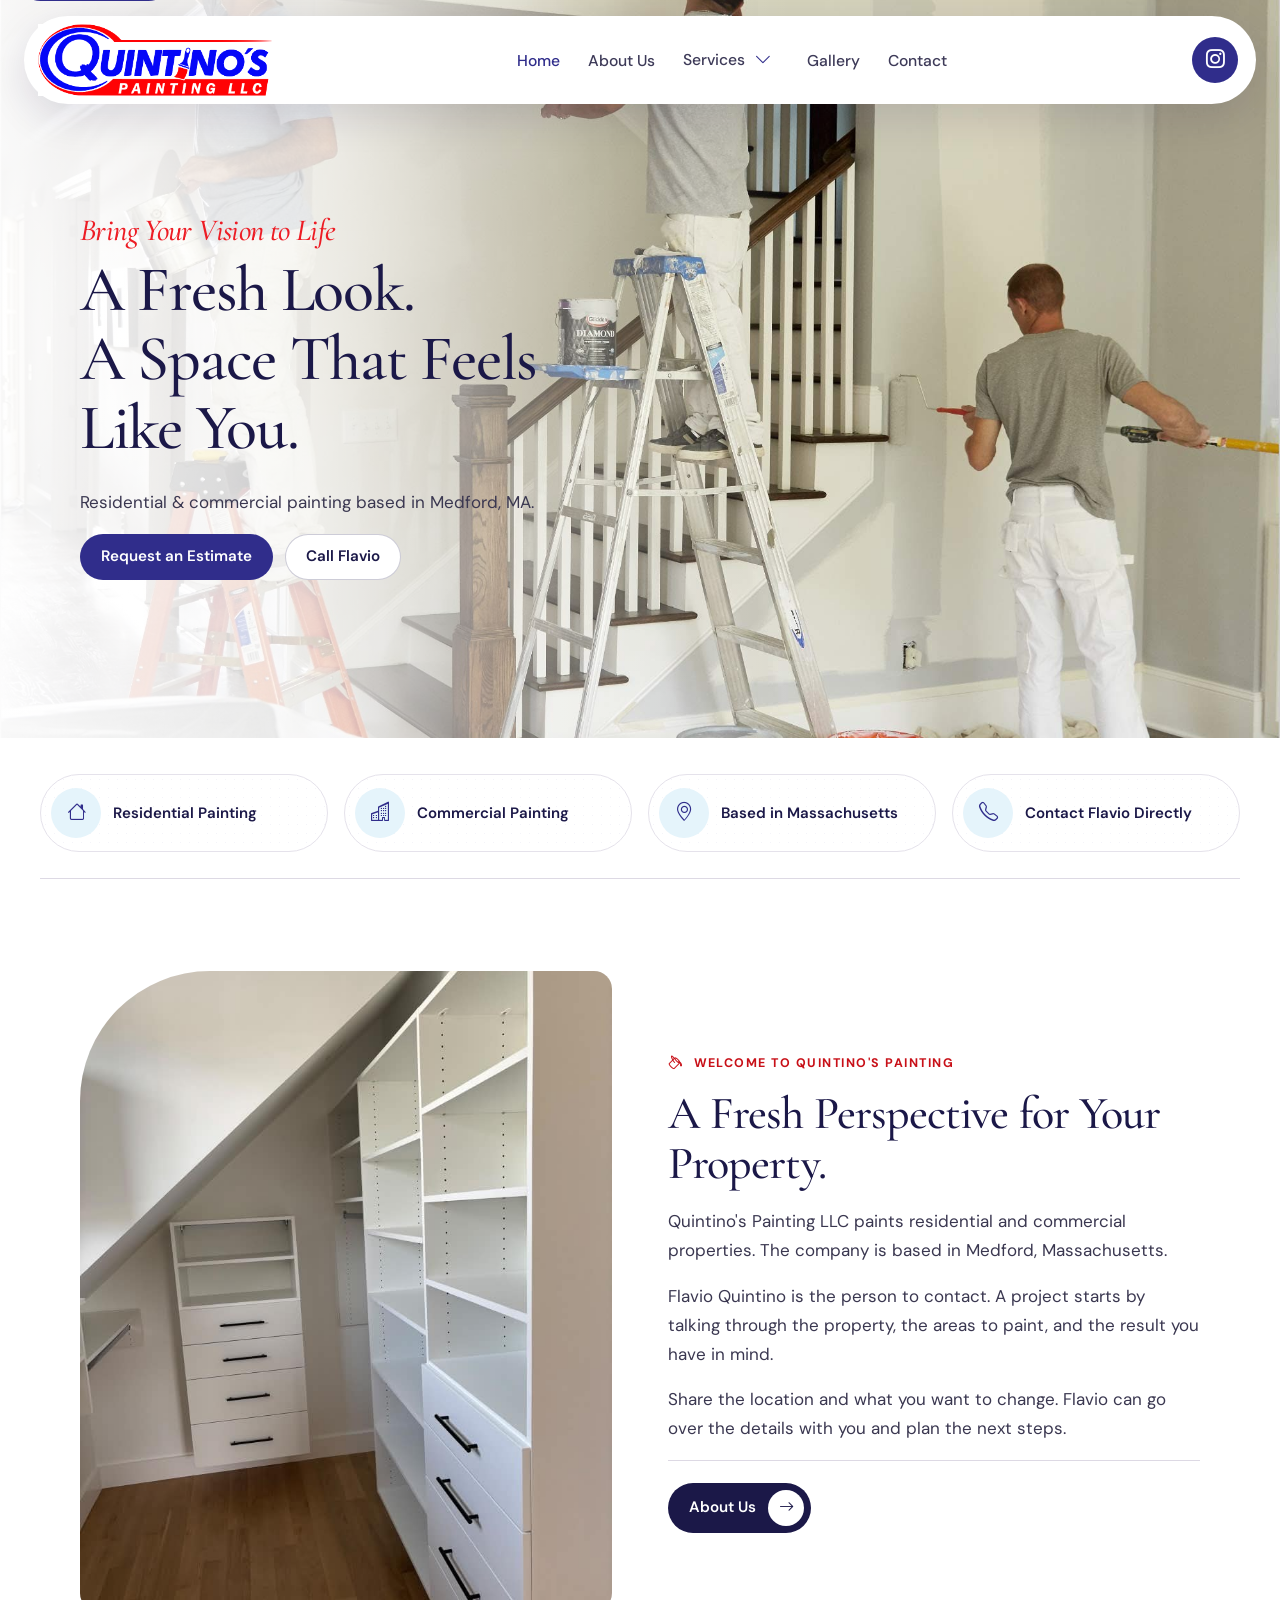
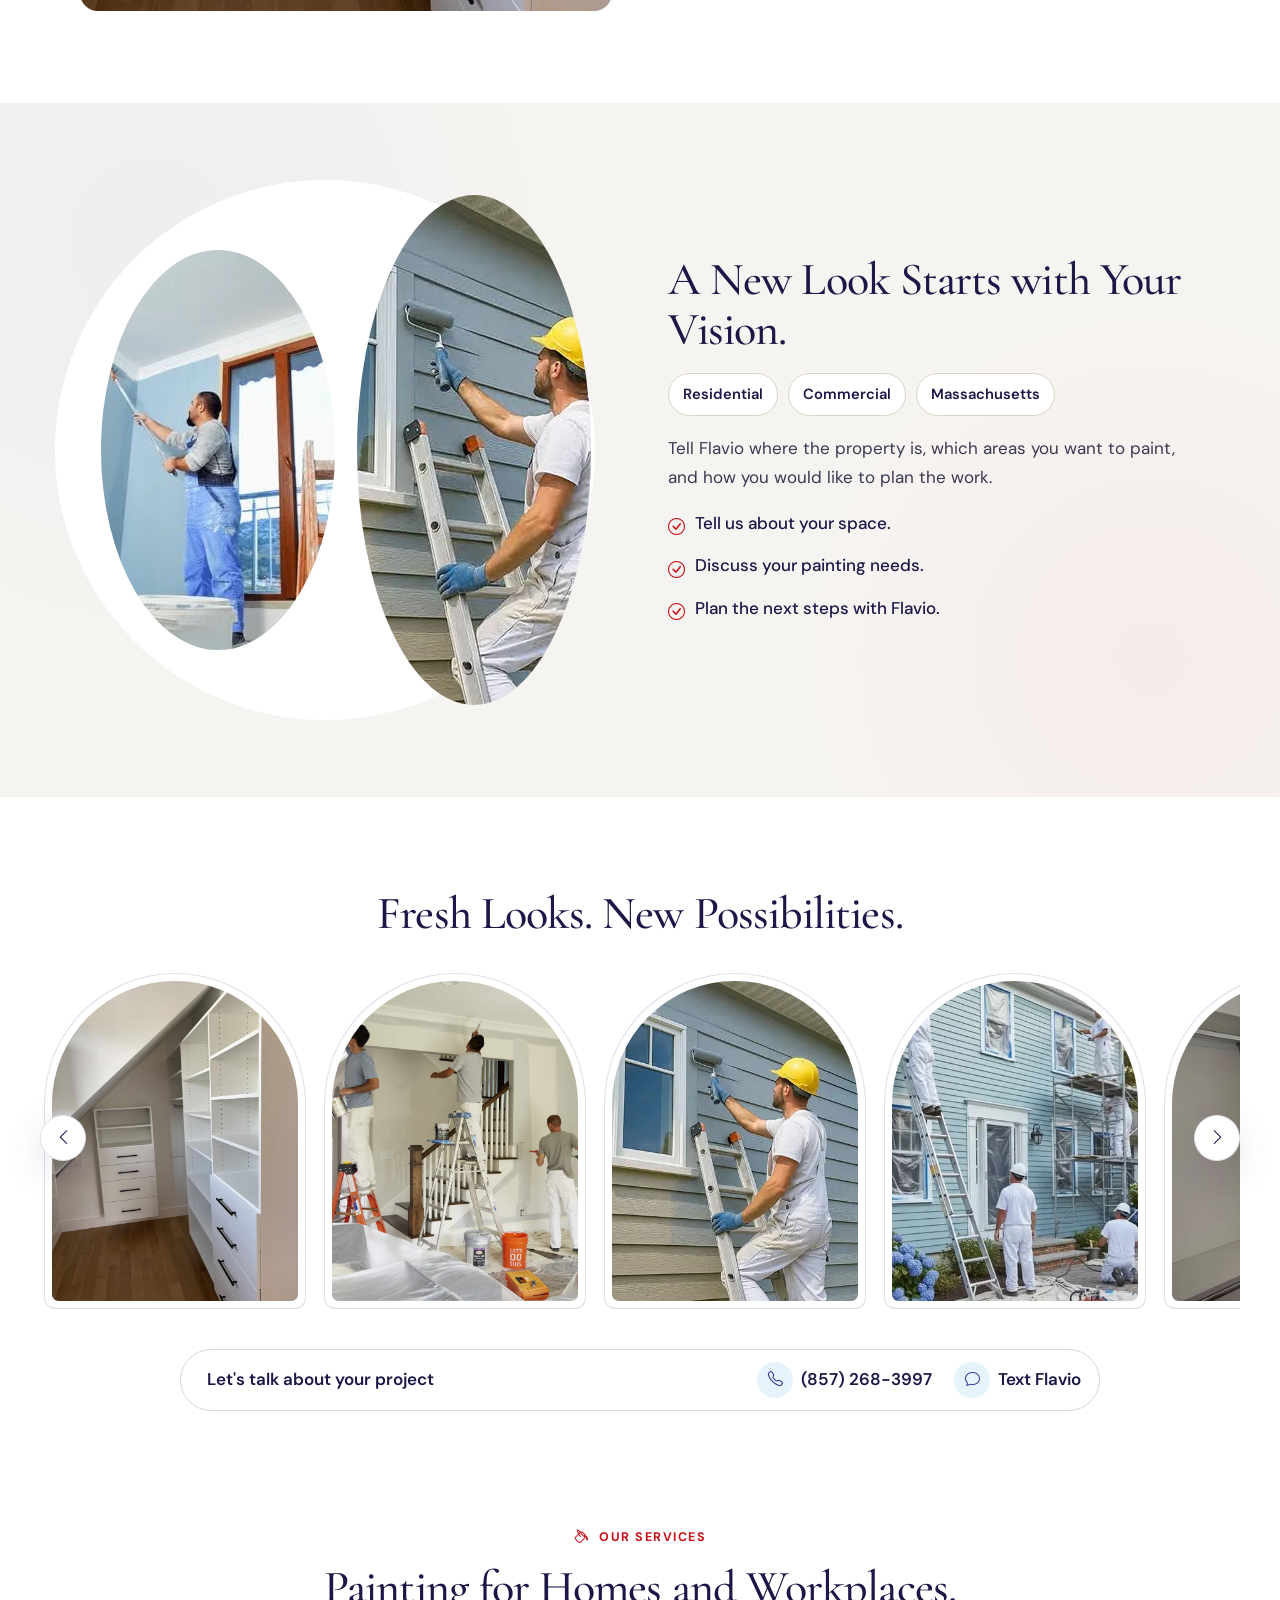
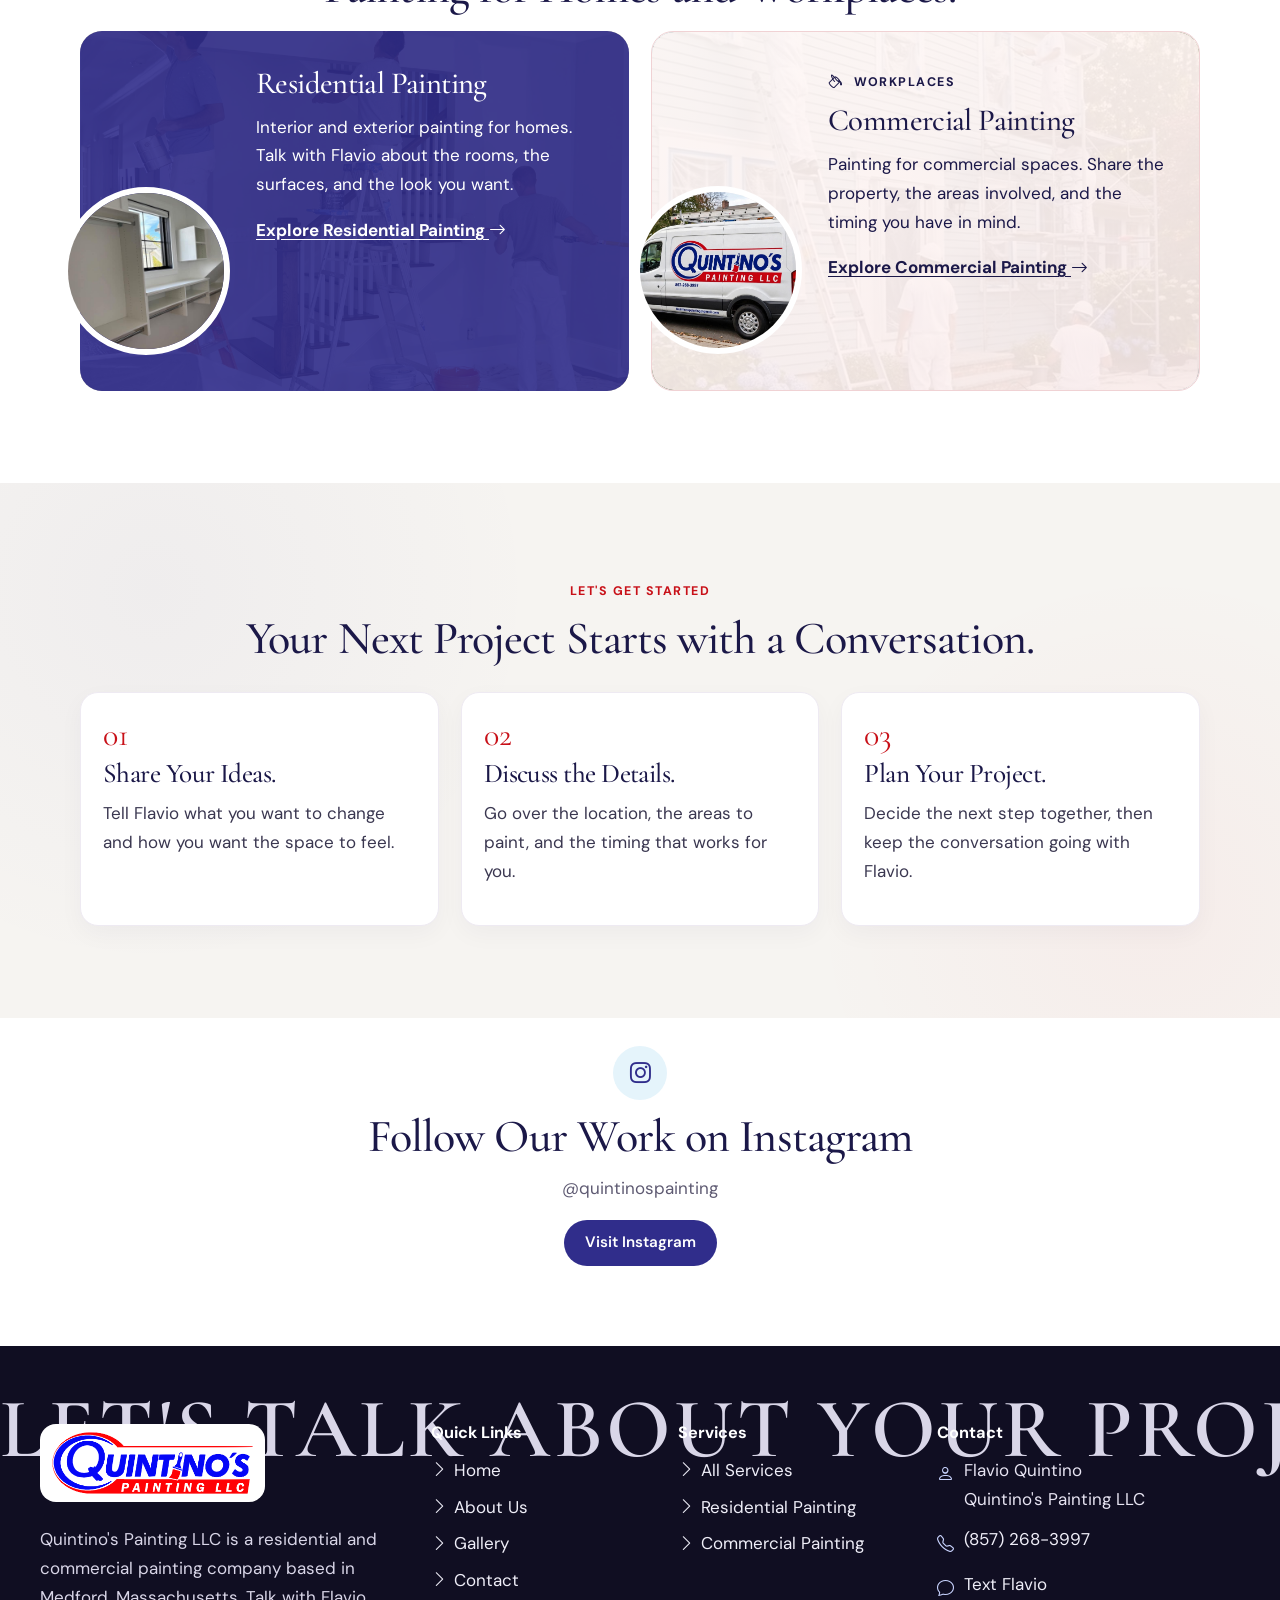
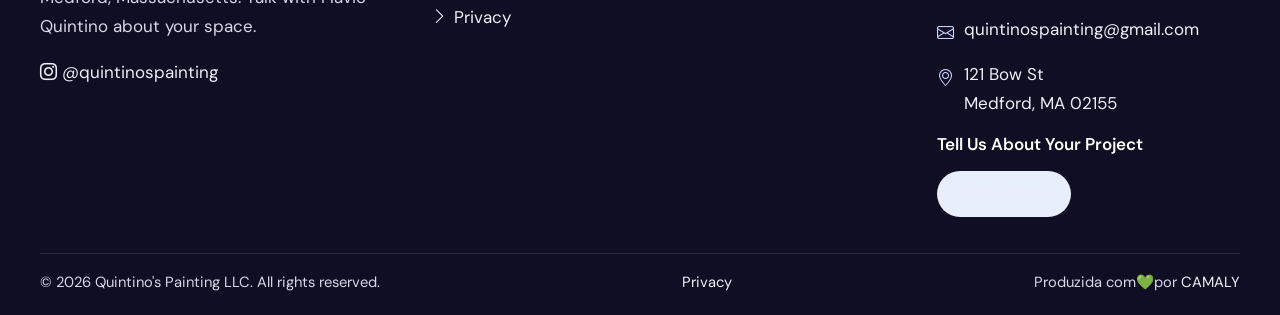
<file: index.html>
<!DOCTYPE html>
<html lang="en">
<head>

  <meta charset="utf-8">
  <meta name="viewport" content="width=device-width, initial-scale=1, viewport-fit=cover">
  <meta name="theme-color" content="#302D8B">
  <link rel="icon" href="assets/favicon.png?v=5">
  <link rel="apple-touch-icon" href="assets/favicon.png?v=5">
  <link rel="preconnect" href="https://fonts.googleapis.com">
  <link rel="preconnect" href="https://fonts.gstatic.com" crossorigin>
  <link href="https://fonts.googleapis.com/css2?family=Cormorant+Garamond:ital,wght@0,500;0,600;1,500;1,600&family=DM+Sans:ital,opsz,wght@0,9..40,400;0,9..40,500;0,9..40,600;1,9..40,400&display=swap" rel="stylesheet">
  <link rel="stylesheet" href="https://cdn.jsdelivr.net/npm/bootstrap-icons@1.11.3/font/bootstrap-icons.min.css">
  <link rel="stylesheet" href="css/styles.css?v=5">

  <title>Quintino's Painting LLC | Medford, MA</title>
  <meta name="description" content="Residential and commercial painting based in Medford, MA. Request an estimate or call Flavio Quintino at (857) 268-3997.">
  <meta property="og:title" content="Quintino's Painting LLC | Medford, MA">
  <meta property="og:description" content="Residential and commercial painting based in Medford, MA. Request an estimate or call Flavio Quintino at (857) 268-3997.">
  <meta property="og:type" content="website">
  
<script type="application/ld+json">
{
  "@context": "https://schema.org",
  "@type": "HousePainter",
  "name": "Quintino's Painting LLC",
  "telephone": "+1-857-268-3997",
  "email": "quintinospainting@gmail.com",
  "image": "assets/img/van.jpg",
  "address": {
    "@type": "PostalAddress",
    "streetAddress": "121 Bow St",
    "addressLocality": "Medford",
    "addressRegion": "MA",
    "postalCode": "02155",
    "addressCountry": "US"
  },
  "founder": {
    "@type": "Person",
    "name": "Flavio Quintino"
  },
  "sameAs": ["https://www.instagram.com/quintinospainting/"]
}
</script>

</head>
<body>

<a class="skip" href="#main">Skip to content</a>
<header class="site-header">
  <div class="nav-shell">
    <a class="logo" href="index.html" aria-label="Quintino's Painting LLC, home">
      <img src="assets/logo.png?v=5" alt="Quintino's Painting LLC">
    </a>
    <nav id="site-nav" class="site-nav" aria-label="Primary">
      <ul>
        <li><a href="index.html" aria-current="page">Home</a></li>
        <li><a href="about.html">About Us</a></li>
        <li class="has-sub">
          <a href="services.html">Services</a>
          <button class="sub-toggle" type="button" aria-expanded="false" aria-controls="services-menu" aria-label="Show service pages">
            <i class="bi bi-chevron-down" aria-hidden="true"></i>
          </button>
          <ul id="services-menu" class="submenu">
            <li><a href="residential.html">Residential Painting</a></li>
            <li><a href="commercial.html">Commercial Painting</a></li>
          </ul>
        </li>
        <li><a href="gallery.html">Gallery</a></li>
        <li><a href="contact.html">Contact</a></li>
              <li class="nav-mobile-link"><a href="https://www.instagram.com/quintinospainting/" target="_blank" rel="noopener noreferrer"><i class="bi bi-instagram" aria-hidden="true"></i> Instagram</a></li>
</ul>
    </nav>
    <a class="nav-ig" href="https://www.instagram.com/quintinospainting/" target="_blank" rel="noopener noreferrer" aria-label="Quintino's Painting on Instagram">
      <i class="bi bi-instagram" aria-hidden="true"></i>
    </a>
    <button class="nav-toggle" type="button" aria-expanded="false" aria-controls="site-nav">
      <i class="bi bi-list" aria-hidden="true"></i>
      <span class="sr-only">Open menu</span>
    </button>
  </div>
</header>

<main id="main">

<section class="hero">
  <img class="hero__img" src="assets/img/hero-interior.jpg" alt="Painters working inside a bright home with a staircase and freshly covered floors." width="2000" height="2000" fetchpriority="high">
  <div class="hero__shade" aria-hidden="true"></div>
  <div class="container hero__copy">
    <p class="hero__kicker">Bring Your Vision to Life</p>
    <h1>A Fresh Look.<br>A Space That Feels Like You.</h1>
    <p>Residential &amp; commercial painting based in Medford, MA.</p>
    <div class="hero__actions">
      <a class="btn" href="contact.html#estimate">Request an Estimate</a>
      <a class="btn-line" href="tel:+18572683997">Call Flavio</a>
    </div>
  </div>
</section>
<div class="container-wide pill-wrap">
  <div class="pills">
    <a class="pill" href="residential.html"><span class="icon-bubble"><i class="bi bi-house" aria-hidden="true"></i></span>Residential Painting</a>
    <a class="pill" href="commercial.html"><span class="icon-bubble"><i class="bi bi-buildings" aria-hidden="true"></i></span>Commercial Painting</a>
    <a class="pill" href="https://www.google.com/maps/search/?api=1&amp;query=121+Bow+St,+Medford,+MA+02155" target="_blank" rel="noopener noreferrer"><span class="icon-bubble"><i class="bi bi-geo-alt" aria-hidden="true"></i></span>Based in Massachusetts</a>
    <a class="pill" href="tel:+18572683997"><span class="icon-bubble"><i class="bi bi-telephone" aria-hidden="true"></i></span>Contact Flavio Directly</a>
  </div>
  <hr class="rule">
</div>
<section class="section">
  <div class="container about-grid">
    <img class="frame-asym" src="assets/img/closet-drawers.jpg" alt="White built-in drawers and tall open shelving in a finished room." width="768" height="1024">
    <div class="about-copy">
      <p class="eyebrow"><i class="bi bi-paint-bucket" aria-hidden="true"></i> Welcome to Quintino's Painting</p>
      <h2>A Fresh Perspective for Your Property.</h2>
      <p>Quintino's Painting LLC paints residential and commercial properties. The company is based in Medford, Massachusetts.</p>
      <p>Flavio Quintino is the person to contact. A project starts by talking through the property, the areas to paint, and the result you have in mind.</p>
      <p>Share the location and what you want to change. Flavio can go over the details with you and plan the next steps.</p>
      <hr class="rule">
      <a class="btn-arrow" href="about.html">About Us <span><i class="bi bi-arrow-right" aria-hidden="true"></i></span></a>
    </div>
  </div>
</section>
<section class="section paper">
  <div class="container vision-grid">
    <div class="vision-photos">
      <img src="assets/img/interior-room.jpg" alt="A painter coating a blue wall beside a tall window." width="600" height="400">
      <img src="assets/img/roller.jpg" alt="A painter on a ladder rolling exterior siding." width="510" height="510">
    </div>
    <div>
      <h2>A New Look Starts with Your Vision.</h2>
      <ul class="tags">
        <li>Residential</li>
        <li>Commercial</li>
        <li>Massachusetts</li>
      </ul>
      <p>Tell Flavio where the property is, which areas you want to paint, and how you would like to plan the work.</p>
      <ul class="checks">
        <li><i class="bi bi-check-circle" aria-hidden="true"></i> Tell us about your space.</li>
        <li><i class="bi bi-check-circle" aria-hidden="true"></i> Discuss your painting needs.</li>
        <li><i class="bi bi-check-circle" aria-hidden="true"></i> Plan the next steps with Flavio.</li>
      </ul>
    </div>
  </div>
</section>
<section class="section">
  <div class="container-wide">
    <div class="gallery-head center">
      <h2>Fresh Looks. New Possibilities.</h2>
    </div>
    <div class="arch-scroller" data-scroller>
      <button class="arch-btn prev" type="button" aria-label="Previous photos"><i class="bi bi-chevron-left" aria-hidden="true"></i></button>
      <div class="arch-row" tabindex="0" aria-label="Project photos">
        
<button class="arch" type="button" data-lightbox data-src="assets/img/closet-drawers.jpg" aria-label="View photo: White built-in drawers and open shelves under a sloped ceiling." data-caption="White built-in drawers and open shelves under a sloped ceiling.">
  <img src="assets/img/closet-drawers.jpg" alt="White built-in drawers and open shelves under a sloped ceiling." style="object-position:center">
</button>

<button class="arch" type="button" data-lightbox data-src="assets/img/hero-interior.jpg" aria-label="View photo: Painters working on walls and trim in a bright stair hall." data-caption="Painters working on walls and trim in a bright stair hall.">
  <img src="assets/img/hero-interior.jpg" alt="Painters working on walls and trim in a bright stair hall." style="object-position:center">
</button>

<button class="arch" type="button" data-lightbox data-src="assets/img/roller.jpg" aria-label="View photo: A painter rolling light gray siding beside a white window." data-caption="A painter rolling light gray siding beside a white window.">
  <img src="assets/img/roller.jpg" alt="A painter rolling light gray siding beside a white window." style="object-position:center">
</button>

<button class="arch" type="button" data-lightbox data-src="assets/img/exterior-crew.jpg" aria-label="View photo: A painting crew working on the exterior of a blue house." data-caption="A painting crew working on the exterior of a blue house.">
  <img src="assets/img/exterior-crew.jpg" alt="A painting crew working on the exterior of a blue house." style="object-position:center">
</button>

<button class="arch" type="button" data-lightbox data-src="assets/img/closet-window.jpg" aria-label="View photo: A white closet with open shelving beside a black-framed window." data-caption="A white closet with open shelving beside a black-framed window.">
  <img src="assets/img/closet-window.jpg" alt="A white closet with open shelving beside a black-framed window." style="object-position:center">
</button>

      </div>
      <button class="arch-btn next" type="button" aria-label="Next photos"><i class="bi bi-chevron-right" aria-hidden="true"></i></button>
    </div>
    <div class="talk-bar">
      <strong>Let's talk about your project</strong>
      <div class="talk-links">
        <a href="tel:+18572683997"><span class="icon-bubble"><i class="bi bi-telephone" aria-hidden="true"></i></span>(857) 268-3997</a>
        <a href="sms:+18572683997"><span class="icon-bubble"><i class="bi bi-chat" aria-hidden="true"></i></span>Text Flavio</a>
      </div>
    </div>
  </div>
</section>
<section class="section" style="padding-top:20px">
  <div class="container">
    <div class="center">
      <p class="eyebrow"><i class="bi bi-paint-bucket" aria-hidden="true"></i> Our Services</p>
      <h2>Painting for Homes and Workplaces.</h2>
    </div>
    <div class="service-grid">
      <article class="service-card service-card--home">
        <div class="service-card__bg" style="background-image:url('assets/img/hero-interior.jpg')"></div>
        <img class="service-card__circle" src="assets/img/closet-window.jpg" alt="White closet shelving beside a window.">
        <div class="service-card__body">
          <h3>Residential Painting</h3>
          <p>Interior and exterior painting for homes. Talk with Flavio about the rooms, the surfaces, and the look you want.</p>
          <a href="residential.html">Explore Residential Painting <i class="bi bi-arrow-right" aria-hidden="true"></i></a>
        </div>
      </article>
      <article class="service-card service-card--work">
        <div class="service-card__bg" style="background-image:url('assets/img/exterior-crew.jpg')"></div>
        <img class="service-card__circle" src="assets/img/van.jpg" alt="The Quintino's Painting LLC van.">
        <div class="service-card__body">
          <p class="eyebrow"><i class="bi bi-paint-bucket" aria-hidden="true"></i> Workplaces</p>
          <h3>Commercial Painting</h3>
          <p>Painting for commercial spaces. Share the property, the areas involved, and the timing you have in mind.</p>
          <a href="commercial.html">Explore Commercial Painting <i class="bi bi-arrow-right" aria-hidden="true"></i></a>
        </div>
      </article>
    </div>
  </div>
</section>
<section class="section paper">
  <div class="container">
    <div class="center">
      <p class="eyebrow">Let's Get Started</p>
      <h2>Your Next Project Starts with a Conversation.</h2>
    </div>
    <div class="steps">
      <article class="step">
        <em>01</em>
        <h3>Share Your Ideas.</h3>
        <p>Tell Flavio what you want to change and how you want the space to feel.</p>
      </article>
      <article class="step">
        <em>02</em>
        <h3>Discuss the Details.</h3>
        <p>Go over the location, the areas to paint, and the timing that works for you.</p>
      </article>
      <article class="step">
        <em>03</em>
        <h3>Plan Your Project.</h3>
        <p>Decide the next step together, then keep the conversation going with Flavio.</p>
      </article>
    </div>
  </div>
</section>
<section class="instagram-band">
  <div class="container">
    <div class="ig-mark"><i class="bi bi-instagram" aria-hidden="true"></i></div>
    <h2>Follow Our Work on Instagram</h2>
    <p class="handle">@quintinospainting</p>
    <a class="btn" href="https://www.instagram.com/quintinospainting/" target="_blank" rel="noopener noreferrer">Visit Instagram</a>
  </div>
</section>

</main>

<footer class="footer">
  <p class="footer-mark" aria-hidden="true">LET'S TALK ABOUT YOUR PROJECT</p>
  <div class="container-wide footer-grid">
    <div>
      <a class="footer-logo" href="index.html" aria-label="Quintino's Painting LLC, home">
        <img src="assets/logo.png?v=5" alt="Quintino's Painting LLC">
      </a>
      <p>Quintino's Painting LLC is a residential and commercial painting company based in Medford, Massachusetts. Talk with Flavio Quintino about your space.</p>
      <a href="https://www.instagram.com/quintinospainting/" target="_blank" rel="noopener noreferrer"><i class="bi bi-instagram" aria-hidden="true"></i> @quintinospainting</a>
    </div>
    <div>
      <h2>Quick Links</h2>
      <ul>
        <li><a href="index.html"><i class="bi bi-chevron-right" aria-hidden="true"></i> Home</a></li>
        <li><a href="about.html"><i class="bi bi-chevron-right" aria-hidden="true"></i> About Us</a></li>
        <li><a href="gallery.html"><i class="bi bi-chevron-right" aria-hidden="true"></i> Gallery</a></li>
        <li><a href="contact.html"><i class="bi bi-chevron-right" aria-hidden="true"></i> Contact</a></li>
        <li><a href="privacy.html"><i class="bi bi-chevron-right" aria-hidden="true"></i> Privacy</a></li>
      </ul>
    </div>
    <div>
      <h2>Services</h2>
      <ul>
        <li><a href="services.html"><i class="bi bi-chevron-right" aria-hidden="true"></i> All Services</a></li>
        <li><a href="residential.html"><i class="bi bi-chevron-right" aria-hidden="true"></i> Residential Painting</a></li>
        <li><a href="commercial.html"><i class="bi bi-chevron-right" aria-hidden="true"></i> Commercial Painting</a></li>
      </ul>
    </div>
    <div>
      <h2>Contact</h2>
      <ul class="contact-list">
        <li><i class="bi bi-person" aria-hidden="true"></i> <span>Flavio Quintino<br>Quintino's Painting LLC</span></li>
        <li><i class="bi bi-telephone" aria-hidden="true"></i> <a href="tel:+18572683997">(857) 268-3997</a></li>
        <li><i class="bi bi-chat" aria-hidden="true"></i> <a href="sms:+18572683997">Text Flavio</a></li>
        <li><i class="bi bi-envelope" aria-hidden="true"></i> <a href="mailto:quintinospainting@gmail.com">quintinospainting@gmail.com</a></li>
        <li><i class="bi bi-geo-alt" aria-hidden="true"></i> <a href="https://www.google.com/maps/search/?api=1&amp;query=121+Bow+St,+Medford,+MA+02155" target="_blank" rel="noopener noreferrer">121 Bow St<br>Medford, MA 02155</a></li>
      </ul>
      <div class="footer-cta">
        <p>Tell Us About Your Project</p>
        <a class="btn-light" href="contact.html#estimate">Get in Touch</a>
      </div>
    </div>
  </div>
  <div class="container-wide footer-base">
    <p>© <span data-year>2026</span> Quintino's Painting LLC. All rights reserved.</p>
    <p><a href="privacy.html">Privacy</a></p>
    <p>Produzida com💚por <a href="https://camaly.com.br/" target="_blank" rel="noopener noreferrer">CAMALY</a></p>
  </div>
</footer>
<button class="to-top" type="button" hidden>Top<span class="sr-only">Back to top</span></button>
<dialog class="lightbox" id="lightbox" aria-label="Photo viewer">
  <div class="lightbox__frame">
    <button class="lightbox__close" type="button" data-lightbox-action="close" aria-label="Close photo viewer"><i class="bi bi-x-lg" aria-hidden="true"></i></button>
    <button class="lightbox__nav lightbox__prev" type="button" data-lightbox-action="prev" aria-label="Previous photo"><i class="bi bi-chevron-left" aria-hidden="true"></i></button>
    <img id="lightbox-img" alt="">
    <button class="lightbox__nav lightbox__next" type="button" data-lightbox-action="next" aria-label="Next photo"><i class="bi bi-chevron-right" aria-hidden="true"></i></button>
    <p class="lightbox__caption" id="lightbox-caption"></p>
  </div>
</dialog>
<script src="js/main.js?v=4"></script>

</body>
</html>
</file>
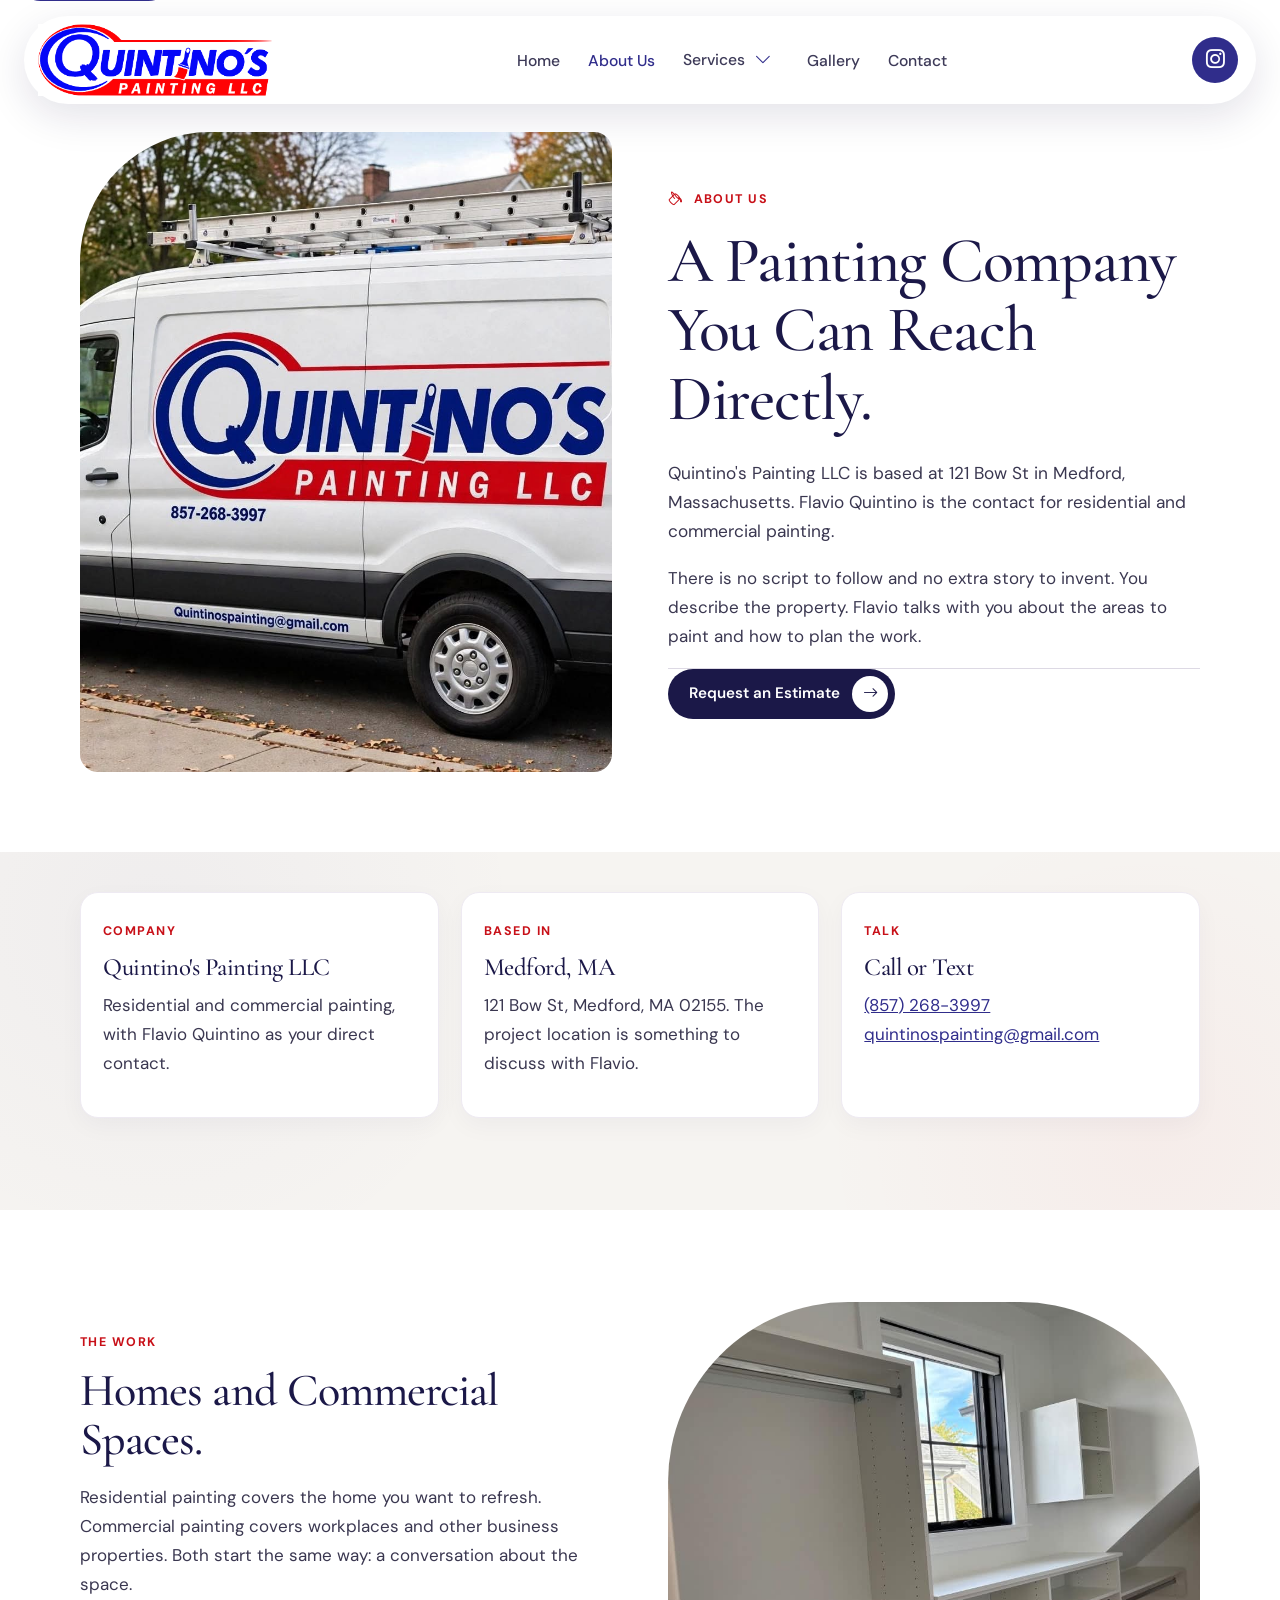
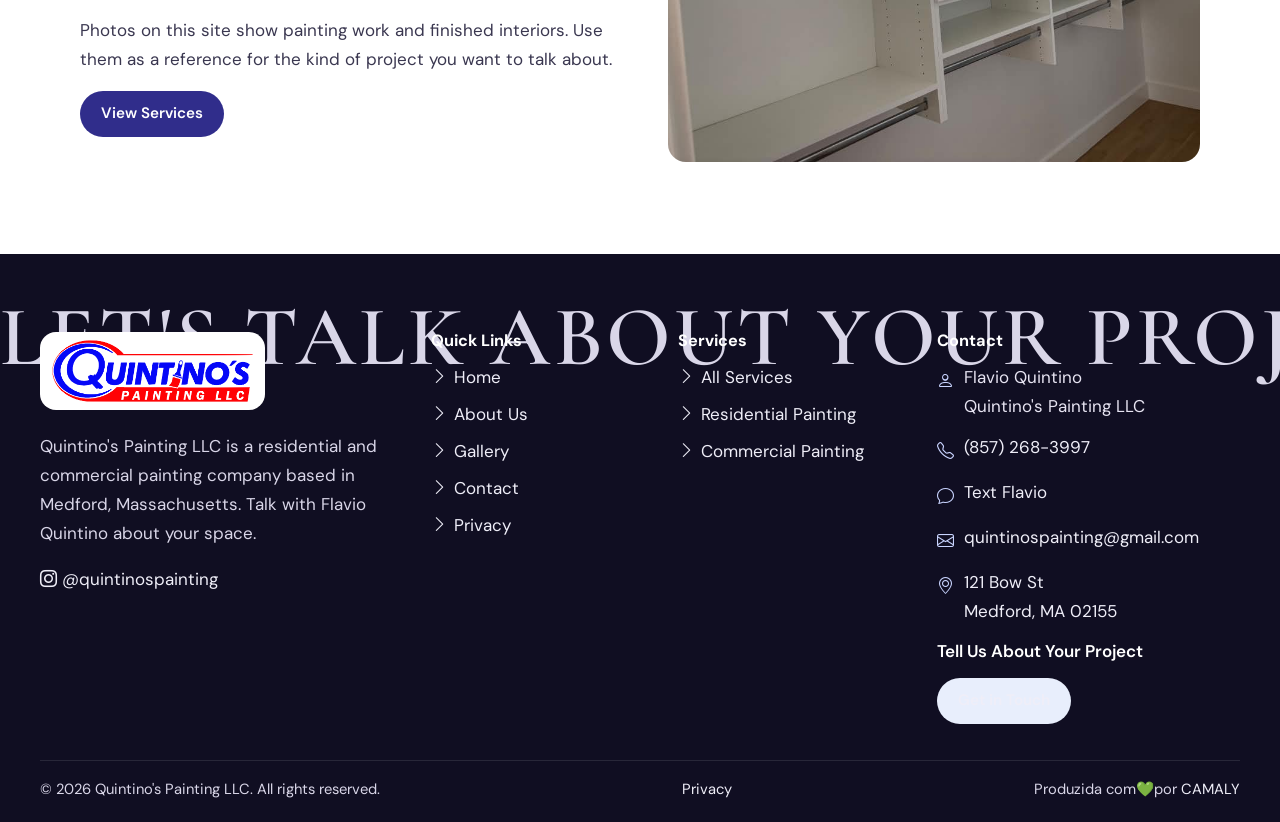
<file: about.html>
<!DOCTYPE html>
<html lang="en">
<head>

  <meta charset="utf-8">
  <meta name="viewport" content="width=device-width, initial-scale=1, viewport-fit=cover">
  <meta name="theme-color" content="#302D8B">
  <link rel="icon" href="assets/favicon.png?v=5">
  <link rel="apple-touch-icon" href="assets/favicon.png?v=5">
  <link rel="preconnect" href="https://fonts.googleapis.com">
  <link rel="preconnect" href="https://fonts.gstatic.com" crossorigin>
  <link href="https://fonts.googleapis.com/css2?family=Cormorant+Garamond:ital,wght@0,500;0,600;1,500;1,600&family=DM+Sans:ital,opsz,wght@0,9..40,400;0,9..40,500;0,9..40,600;1,9..40,400&display=swap" rel="stylesheet">
  <link rel="stylesheet" href="https://cdn.jsdelivr.net/npm/bootstrap-icons@1.11.3/font/bootstrap-icons.min.css">
  <link rel="stylesheet" href="css/styles.css?v=5">

  <title>About Us | Quintino's Painting LLC</title>
  <meta name="description" content="Quintino's Painting LLC is a residential and commercial painting company based in Medford, Massachusetts. Contact Flavio Quintino.">
  <meta property="og:title" content="About Us | Quintino's Painting LLC">
  <meta property="og:description" content="Quintino's Painting LLC is a residential and commercial painting company based in Medford, Massachusetts. Contact Flavio Quintino.">
  <meta property="og:type" content="website">
  
</head>
<body>

<a class="skip" href="#main">Skip to content</a>
<header class="site-header">
  <div class="nav-shell">
    <a class="logo" href="index.html" aria-label="Quintino's Painting LLC, home">
      <img src="assets/logo.png?v=5" alt="Quintino's Painting LLC">
    </a>
    <nav id="site-nav" class="site-nav" aria-label="Primary">
      <ul>
        <li><a href="index.html">Home</a></li>
        <li><a href="about.html" aria-current="page">About Us</a></li>
        <li class="has-sub">
          <a href="services.html">Services</a>
          <button class="sub-toggle" type="button" aria-expanded="false" aria-controls="services-menu" aria-label="Show service pages">
            <i class="bi bi-chevron-down" aria-hidden="true"></i>
          </button>
          <ul id="services-menu" class="submenu">
            <li><a href="residential.html">Residential Painting</a></li>
            <li><a href="commercial.html">Commercial Painting</a></li>
          </ul>
        </li>
        <li><a href="gallery.html">Gallery</a></li>
        <li><a href="contact.html">Contact</a></li>
              <li class="nav-mobile-link"><a href="https://www.instagram.com/quintinospainting/" target="_blank" rel="noopener noreferrer"><i class="bi bi-instagram" aria-hidden="true"></i> Instagram</a></li>
</ul>
    </nav>
    <a class="nav-ig" href="https://www.instagram.com/quintinospainting/" target="_blank" rel="noopener noreferrer" aria-label="Quintino's Painting on Instagram">
      <i class="bi bi-instagram" aria-hidden="true"></i>
    </a>
    <button class="nav-toggle" type="button" aria-expanded="false" aria-controls="site-nav">
      <i class="bi bi-list" aria-hidden="true"></i>
      <span class="sr-only">Open menu</span>
    </button>
  </div>
</header>

<main id="main">

<section class="page">
  <div class="container about-grid">
    <img class="frame-asym" src="assets/img/van.jpg" alt="White work van with the Quintino's Painting LLC logo, phone number, and email." style="object-position:center 40%">
    <div>
      <p class="eyebrow"><i class="bi bi-paint-bucket" aria-hidden="true"></i> About Us</p>
      <h1>A Painting Company You Can Reach Directly.</h1>
      <p class="lead">Quintino's Painting LLC is based at 121 Bow St in Medford, Massachusetts. Flavio Quintino is the contact for residential and commercial painting.</p>
      <p>There is no script to follow and no extra story to invent. You describe the property. Flavio talks with you about the areas to paint and how to plan the work.</p>
      <hr class="rule">
      <a class="btn-arrow" href="contact.html#estimate">Request an Estimate <span><i class="bi bi-arrow-right" aria-hidden="true"></i></span></a>
    </div>
  </div>
</section>
<section class="section paper" style="padding-top:40px">
  <div class="container">
    <div class="card-grid">
      <article class="info-card">
        <p class="eyebrow">Company</p>
        <h3>Quintino's Painting LLC</h3>
        <p>Residential and commercial painting, with Flavio Quintino as your direct contact.</p>
      </article>
      <article class="info-card">
        <p class="eyebrow">Based in</p>
        <h3>Medford, MA</h3>
        <p>121 Bow St, Medford, MA 02155. The project location is something to discuss with Flavio.</p>
      </article>
      <article class="info-card">
        <p class="eyebrow">Talk</p>
        <h3>Call or Text</h3>
        <p><a href="tel:+18572683997">(857) 268-3997</a><br><a href="mailto:quintinospainting@gmail.com">quintinospainting@gmail.com</a></p>
      </article>
    </div>
  </div>
</section>
<section class="section">
  <div class="container split">
    <div>
      <p class="eyebrow">The work</p>
      <h2>Homes and Commercial Spaces.</h2>
      <p>Residential painting covers the home you want to refresh. Commercial painting covers workplaces and other business properties. Both start the same way: a conversation about the space.</p>
      <p>Photos on this site show painting work and finished interiors. Use them as a reference for the kind of project you want to talk about.</p>
      <a class="btn" href="services.html">View Services</a>
    </div>
    <img class="arch-photo" src="assets/img/closet-window.jpg" alt="Finished white closet with a window and open shelves.">
  </div>
</section>

</main>

<footer class="footer">
  <p class="footer-mark" aria-hidden="true">LET'S TALK ABOUT YOUR PROJECT</p>
  <div class="container-wide footer-grid">
    <div>
      <a class="footer-logo" href="index.html" aria-label="Quintino's Painting LLC, home">
        <img src="assets/logo.png?v=5" alt="Quintino's Painting LLC">
      </a>
      <p>Quintino's Painting LLC is a residential and commercial painting company based in Medford, Massachusetts. Talk with Flavio Quintino about your space.</p>
      <a href="https://www.instagram.com/quintinospainting/" target="_blank" rel="noopener noreferrer"><i class="bi bi-instagram" aria-hidden="true"></i> @quintinospainting</a>
    </div>
    <div>
      <h2>Quick Links</h2>
      <ul>
        <li><a href="index.html"><i class="bi bi-chevron-right" aria-hidden="true"></i> Home</a></li>
        <li><a href="about.html"><i class="bi bi-chevron-right" aria-hidden="true"></i> About Us</a></li>
        <li><a href="gallery.html"><i class="bi bi-chevron-right" aria-hidden="true"></i> Gallery</a></li>
        <li><a href="contact.html"><i class="bi bi-chevron-right" aria-hidden="true"></i> Contact</a></li>
        <li><a href="privacy.html"><i class="bi bi-chevron-right" aria-hidden="true"></i> Privacy</a></li>
      </ul>
    </div>
    <div>
      <h2>Services</h2>
      <ul>
        <li><a href="services.html"><i class="bi bi-chevron-right" aria-hidden="true"></i> All Services</a></li>
        <li><a href="residential.html"><i class="bi bi-chevron-right" aria-hidden="true"></i> Residential Painting</a></li>
        <li><a href="commercial.html"><i class="bi bi-chevron-right" aria-hidden="true"></i> Commercial Painting</a></li>
      </ul>
    </div>
    <div>
      <h2>Contact</h2>
      <ul class="contact-list">
        <li><i class="bi bi-person" aria-hidden="true"></i> <span>Flavio Quintino<br>Quintino's Painting LLC</span></li>
        <li><i class="bi bi-telephone" aria-hidden="true"></i> <a href="tel:+18572683997">(857) 268-3997</a></li>
        <li><i class="bi bi-chat" aria-hidden="true"></i> <a href="sms:+18572683997">Text Flavio</a></li>
        <li><i class="bi bi-envelope" aria-hidden="true"></i> <a href="mailto:quintinospainting@gmail.com">quintinospainting@gmail.com</a></li>
        <li><i class="bi bi-geo-alt" aria-hidden="true"></i> <a href="https://www.google.com/maps/search/?api=1&amp;query=121+Bow+St,+Medford,+MA+02155" target="_blank" rel="noopener noreferrer">121 Bow St<br>Medford, MA 02155</a></li>
      </ul>
      <div class="footer-cta">
        <p>Tell Us About Your Project</p>
        <a class="btn-light" href="contact.html#estimate">Get in Touch</a>
      </div>
    </div>
  </div>
  <div class="container-wide footer-base">
    <p>© <span data-year>2026</span> Quintino's Painting LLC. All rights reserved.</p>
    <p><a href="privacy.html">Privacy</a></p>
    <p>Produzida com💚por <a href="https://camaly.com.br/" target="_blank" rel="noopener noreferrer">CAMALY</a></p>
  </div>
</footer>
<button class="to-top" type="button" hidden>Top<span class="sr-only">Back to top</span></button>
<dialog class="lightbox" id="lightbox" aria-label="Photo viewer">
  <div class="lightbox__frame">
    <button class="lightbox__close" type="button" data-lightbox-action="close" aria-label="Close photo viewer"><i class="bi bi-x-lg" aria-hidden="true"></i></button>
    <button class="lightbox__nav lightbox__prev" type="button" data-lightbox-action="prev" aria-label="Previous photo"><i class="bi bi-chevron-left" aria-hidden="true"></i></button>
    <img id="lightbox-img" alt="">
    <button class="lightbox__nav lightbox__next" type="button" data-lightbox-action="next" aria-label="Next photo"><i class="bi bi-chevron-right" aria-hidden="true"></i></button>
    <p class="lightbox__caption" id="lightbox-caption"></p>
  </div>
</dialog>
<script src="js/main.js?v=4"></script>

</body>
</html>
</file>
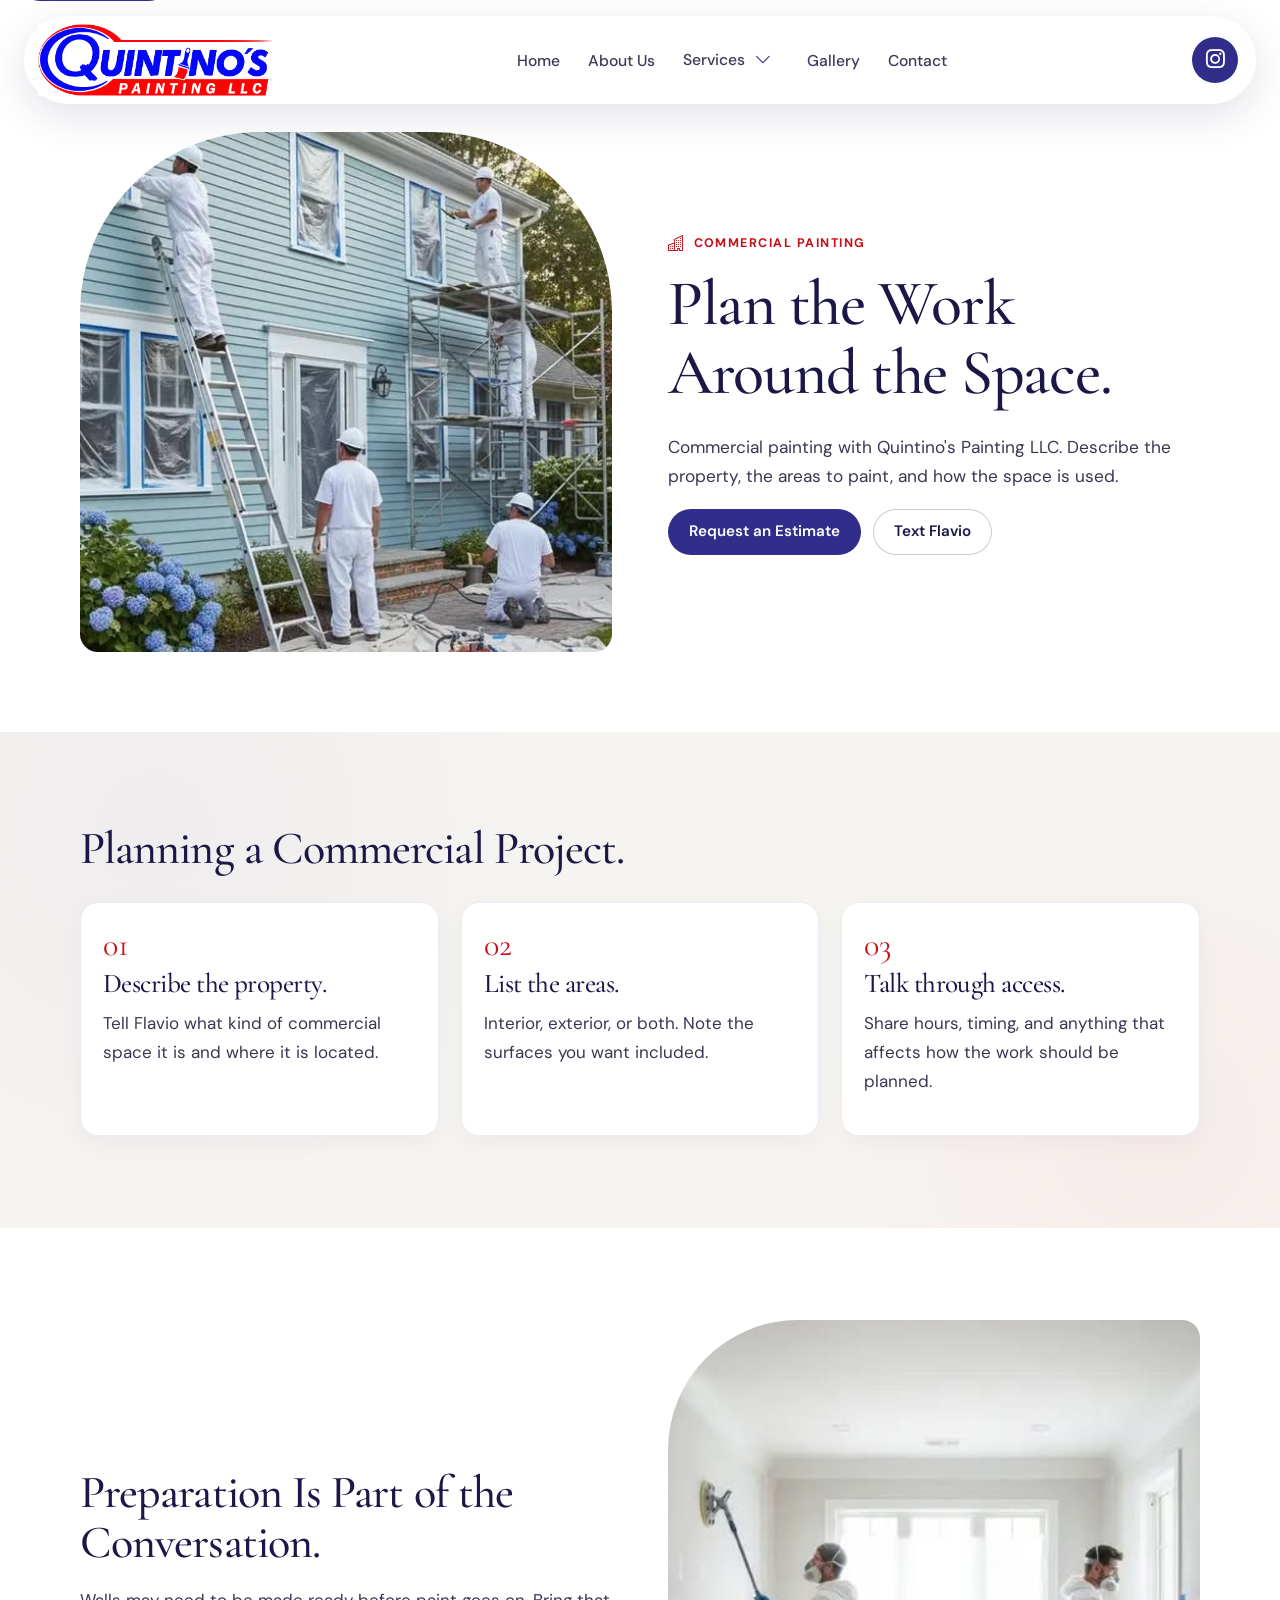
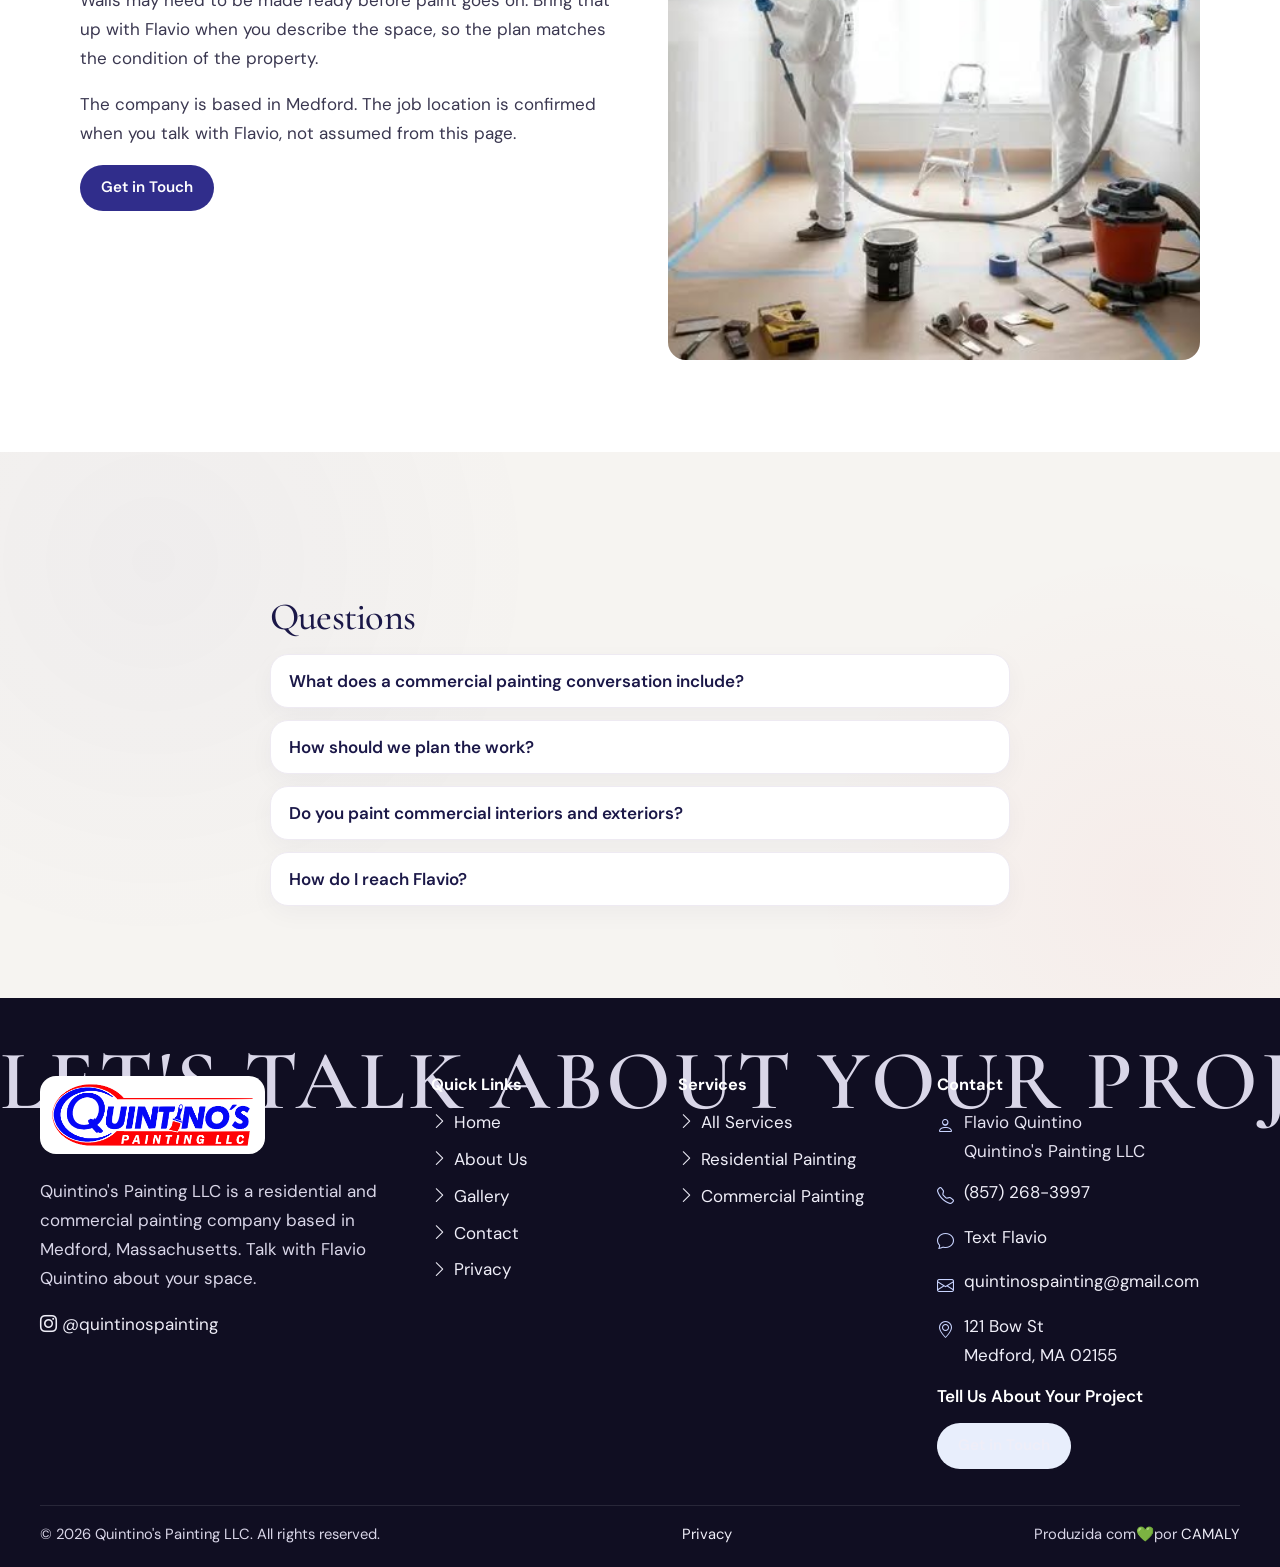
<file: commercial.html>
<!DOCTYPE html>
<html lang="en">
<head>

  <meta charset="utf-8">
  <meta name="viewport" content="width=device-width, initial-scale=1, viewport-fit=cover">
  <meta name="theme-color" content="#302D8B">
  <link rel="icon" href="assets/favicon.png?v=5">
  <link rel="apple-touch-icon" href="assets/favicon.png?v=5">
  <link rel="preconnect" href="https://fonts.googleapis.com">
  <link rel="preconnect" href="https://fonts.gstatic.com" crossorigin>
  <link href="https://fonts.googleapis.com/css2?family=Cormorant+Garamond:ital,wght@0,500;0,600;1,500;1,600&family=DM+Sans:ital,opsz,wght@0,9..40,400;0,9..40,500;0,9..40,600;1,9..40,400&display=swap" rel="stylesheet">
  <link rel="stylesheet" href="https://cdn.jsdelivr.net/npm/bootstrap-icons@1.11.3/font/bootstrap-icons.min.css">
  <link rel="stylesheet" href="css/styles.css?v=5">

  <title>Commercial Painting | Quintino's Painting LLC</title>
  <meta name="description" content="Commercial painting planned with Flavio Quintino. Quintino's Painting LLC is based in Medford, MA.">
  <meta property="og:title" content="Commercial Painting | Quintino's Painting LLC">
  <meta property="og:description" content="Commercial painting planned with Flavio Quintino. Quintino's Painting LLC is based in Medford, MA.">
  <meta property="og:type" content="website">
  
</head>
<body>

<a class="skip" href="#main">Skip to content</a>
<header class="site-header">
  <div class="nav-shell">
    <a class="logo" href="index.html" aria-label="Quintino's Painting LLC, home">
      <img src="assets/logo.png?v=5" alt="Quintino's Painting LLC">
    </a>
    <nav id="site-nav" class="site-nav" aria-label="Primary">
      <ul>
        <li><a href="index.html">Home</a></li>
        <li><a href="about.html">About Us</a></li>
        <li class="has-sub">
          <a href="services.html">Services</a>
          <button class="sub-toggle" type="button" aria-expanded="false" aria-controls="services-menu" aria-label="Show service pages">
            <i class="bi bi-chevron-down" aria-hidden="true"></i>
          </button>
          <ul id="services-menu" class="submenu">
            <li><a href="residential.html">Residential Painting</a></li>
            <li><a href="commercial.html" aria-current="page">Commercial Painting</a></li>
          </ul>
        </li>
        <li><a href="gallery.html">Gallery</a></li>
        <li><a href="contact.html">Contact</a></li>
              <li class="nav-mobile-link"><a href="https://www.instagram.com/quintinospainting/" target="_blank" rel="noopener noreferrer"><i class="bi bi-instagram" aria-hidden="true"></i> Instagram</a></li>
</ul>
    </nav>
    <a class="nav-ig" href="https://www.instagram.com/quintinospainting/" target="_blank" rel="noopener noreferrer" aria-label="Quintino's Painting on Instagram">
      <i class="bi bi-instagram" aria-hidden="true"></i>
    </a>
    <button class="nav-toggle" type="button" aria-expanded="false" aria-controls="site-nav">
      <i class="bi bi-list" aria-hidden="true"></i>
      <span class="sr-only">Open menu</span>
    </button>
  </div>
</header>

<main id="main">

<section class="page">
  <div class="container split">
    <img class="arch-photo" src="assets/img/exterior-crew.jpg" alt="Painters and scaffolding on the exterior of a house." style="height:520px">
    <div>
      <p class="eyebrow"><i class="bi bi-buildings" aria-hidden="true"></i> Commercial Painting</p>
      <h1>Plan the Work Around the Space.</h1>
      <p class="lead">Commercial painting with Quintino's Painting LLC. Describe the property, the areas to paint, and how the space is used.</p>
      <div class="hero__actions">
        <a class="btn" href="contact.html#estimate">Request an Estimate</a>
        <a class="btn-line" href="sms:+18572683997">Text Flavio</a>
      </div>
    </div>
  </div>
</section>
<section class="section paper">
  <div class="container">
    <h2>Planning a Commercial Project.</h2>
    <div class="steps">
      <article class="step"><em>01</em><h3>Describe the property.</h3><p>Tell Flavio what kind of commercial space it is and where it is located.</p></article>
      <article class="step"><em>02</em><h3>List the areas.</h3><p>Interior, exterior, or both. Note the surfaces you want included.</p></article>
      <article class="step"><em>03</em><h3>Talk through access.</h3><p>Share hours, timing, and anything that affects how the work should be planned.</p></article>
    </div>
  </div>
</section>
<section class="section">
  <div class="container split">
    <div>
      <h2>Preparation Is Part of the Conversation.</h2>
      <p>Walls may need to be made ready before paint goes on. Bring that up with Flavio when you describe the space, so the plan matches the condition of the property.</p>
      <p>The company is based in Medford. The job location is confirmed when you talk with Flavio, not assumed from this page.</p>
      <a class="btn" href="contact.html#estimate">Get in Touch</a>
    </div>
    <img class="frame-asym" src="assets/img/prep.jpg" alt="Two people preparing interior drywall before painting.">
  </div>
</section>
<section class="section paper">
  <div class="container prose">
    <h2>Questions</h2>
    <div class="faq-list">
      <details class="faq">
        <summary>What does a commercial painting conversation include?</summary>
        <p>The type of property, the areas to paint, access to the space, and the schedule you are working around.</p>
      </details>
      <details class="faq">
        <summary>How should we plan the work?</summary>
        <p>Start by contacting Flavio. He can review the scope with you and talk through the next steps.</p>
      </details>
      <details class="faq">
        <summary>Do you paint commercial interiors and exteriors?</summary>
        <p>Commercial painting is one of the services offered. Describe the surfaces and Flavio can confirm how to approach the project.</p>
      </details>
      <details class="faq">
        <summary>How do I reach Flavio?</summary>
        <p>Call or text (857) 268-3997, email quintinospainting@gmail.com, or use the contact form.</p>
      </details>
    </div>
  </div>
</section>

</main>

<footer class="footer">
  <p class="footer-mark" aria-hidden="true">LET'S TALK ABOUT YOUR PROJECT</p>
  <div class="container-wide footer-grid">
    <div>
      <a class="footer-logo" href="index.html" aria-label="Quintino's Painting LLC, home">
        <img src="assets/logo.png?v=5" alt="Quintino's Painting LLC">
      </a>
      <p>Quintino's Painting LLC is a residential and commercial painting company based in Medford, Massachusetts. Talk with Flavio Quintino about your space.</p>
      <a href="https://www.instagram.com/quintinospainting/" target="_blank" rel="noopener noreferrer"><i class="bi bi-instagram" aria-hidden="true"></i> @quintinospainting</a>
    </div>
    <div>
      <h2>Quick Links</h2>
      <ul>
        <li><a href="index.html"><i class="bi bi-chevron-right" aria-hidden="true"></i> Home</a></li>
        <li><a href="about.html"><i class="bi bi-chevron-right" aria-hidden="true"></i> About Us</a></li>
        <li><a href="gallery.html"><i class="bi bi-chevron-right" aria-hidden="true"></i> Gallery</a></li>
        <li><a href="contact.html"><i class="bi bi-chevron-right" aria-hidden="true"></i> Contact</a></li>
        <li><a href="privacy.html"><i class="bi bi-chevron-right" aria-hidden="true"></i> Privacy</a></li>
      </ul>
    </div>
    <div>
      <h2>Services</h2>
      <ul>
        <li><a href="services.html"><i class="bi bi-chevron-right" aria-hidden="true"></i> All Services</a></li>
        <li><a href="residential.html"><i class="bi bi-chevron-right" aria-hidden="true"></i> Residential Painting</a></li>
        <li><a href="commercial.html"><i class="bi bi-chevron-right" aria-hidden="true"></i> Commercial Painting</a></li>
      </ul>
    </div>
    <div>
      <h2>Contact</h2>
      <ul class="contact-list">
        <li><i class="bi bi-person" aria-hidden="true"></i> <span>Flavio Quintino<br>Quintino's Painting LLC</span></li>
        <li><i class="bi bi-telephone" aria-hidden="true"></i> <a href="tel:+18572683997">(857) 268-3997</a></li>
        <li><i class="bi bi-chat" aria-hidden="true"></i> <a href="sms:+18572683997">Text Flavio</a></li>
        <li><i class="bi bi-envelope" aria-hidden="true"></i> <a href="mailto:quintinospainting@gmail.com">quintinospainting@gmail.com</a></li>
        <li><i class="bi bi-geo-alt" aria-hidden="true"></i> <a href="https://www.google.com/maps/search/?api=1&amp;query=121+Bow+St,+Medford,+MA+02155" target="_blank" rel="noopener noreferrer">121 Bow St<br>Medford, MA 02155</a></li>
      </ul>
      <div class="footer-cta">
        <p>Tell Us About Your Project</p>
        <a class="btn-light" href="contact.html#estimate">Get in Touch</a>
      </div>
    </div>
  </div>
  <div class="container-wide footer-base">
    <p>© <span data-year>2026</span> Quintino's Painting LLC. All rights reserved.</p>
    <p><a href="privacy.html">Privacy</a></p>
    <p>Produzida com💚por <a href="https://camaly.com.br/" target="_blank" rel="noopener noreferrer">CAMALY</a></p>
  </div>
</footer>
<button class="to-top" type="button" hidden>Top<span class="sr-only">Back to top</span></button>
<dialog class="lightbox" id="lightbox" aria-label="Photo viewer">
  <div class="lightbox__frame">
    <button class="lightbox__close" type="button" data-lightbox-action="close" aria-label="Close photo viewer"><i class="bi bi-x-lg" aria-hidden="true"></i></button>
    <button class="lightbox__nav lightbox__prev" type="button" data-lightbox-action="prev" aria-label="Previous photo"><i class="bi bi-chevron-left" aria-hidden="true"></i></button>
    <img id="lightbox-img" alt="">
    <button class="lightbox__nav lightbox__next" type="button" data-lightbox-action="next" aria-label="Next photo"><i class="bi bi-chevron-right" aria-hidden="true"></i></button>
    <p class="lightbox__caption" id="lightbox-caption"></p>
  </div>
</dialog>
<script src="js/main.js?v=4"></script>

</body>
</html>
</file>
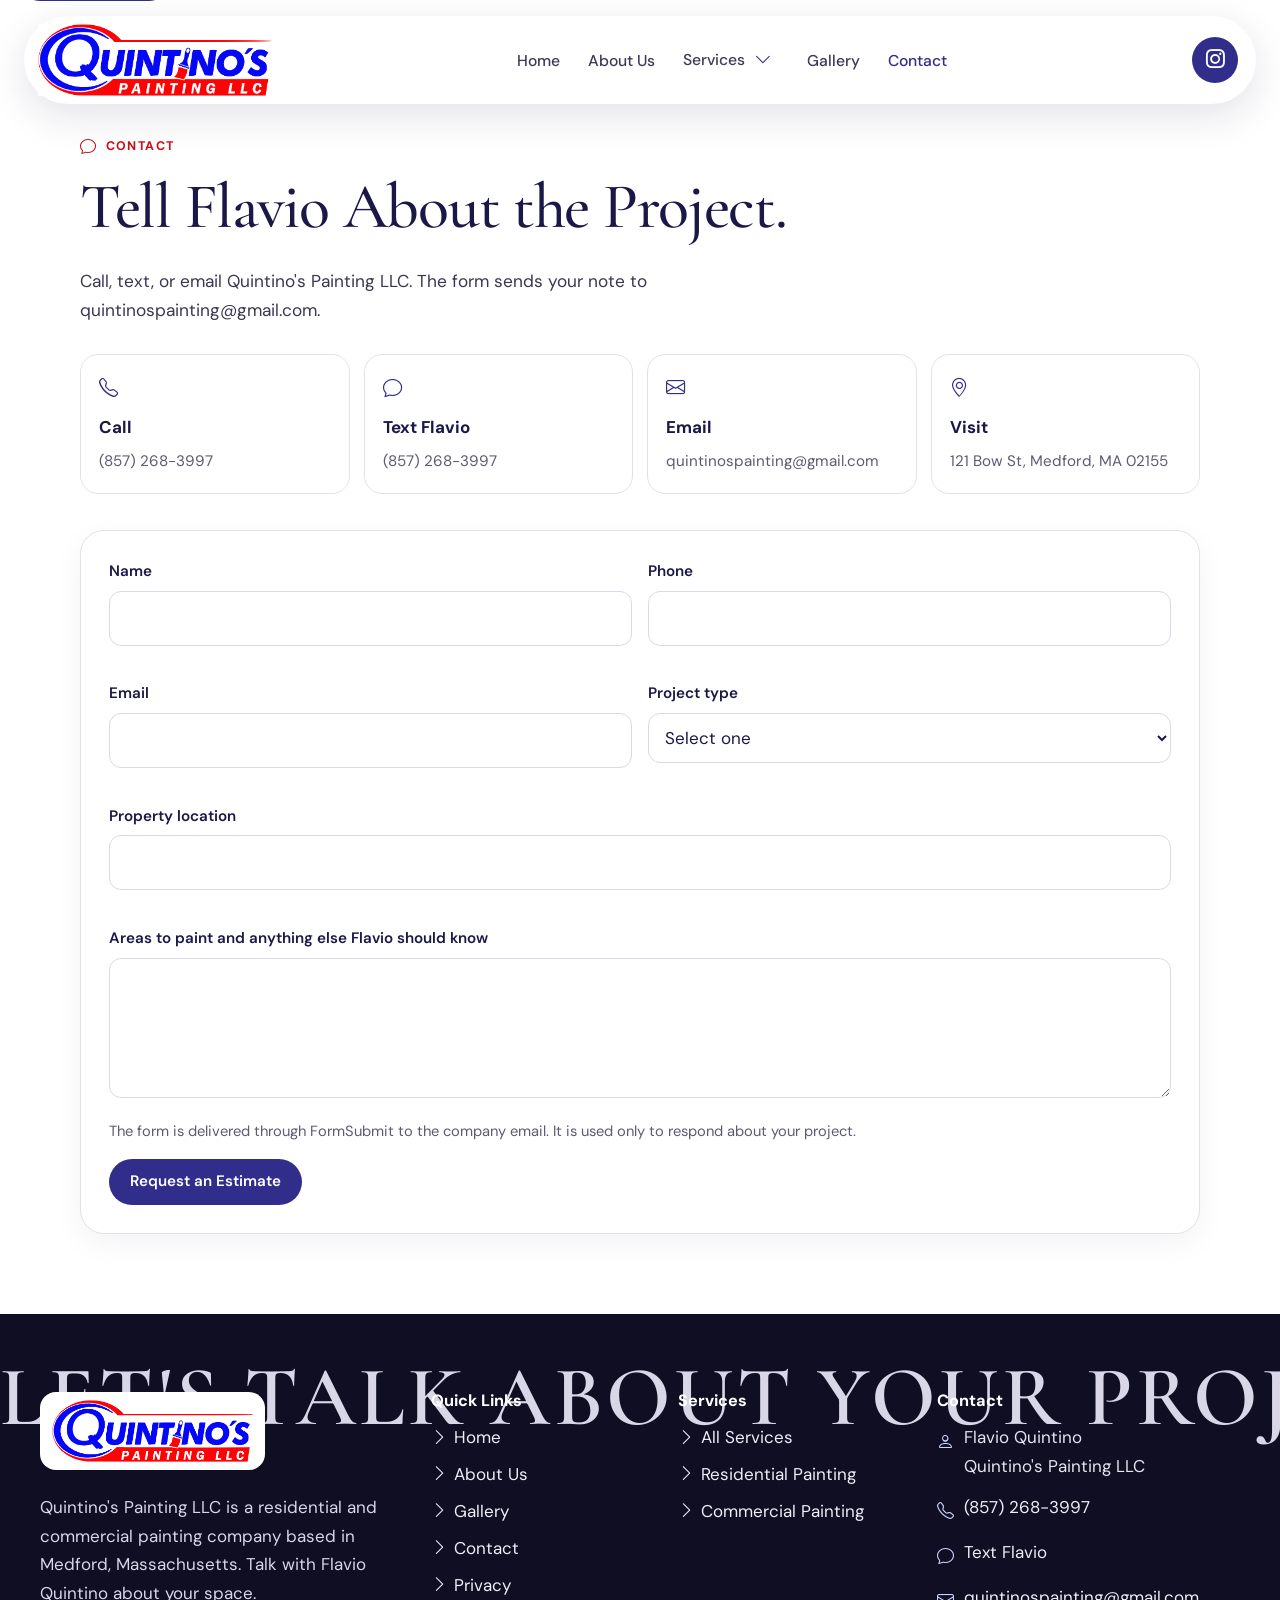
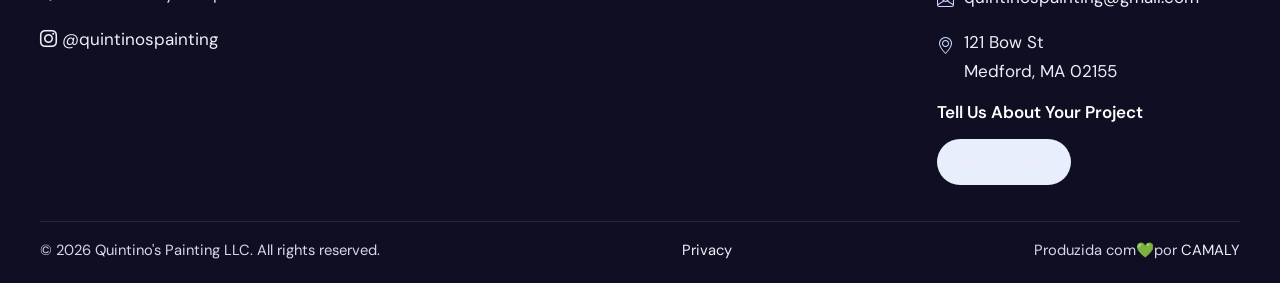
<file: contact.html>
<!DOCTYPE html>
<html lang="en">
<head>

  <meta charset="utf-8">
  <meta name="viewport" content="width=device-width, initial-scale=1, viewport-fit=cover">
  <meta name="theme-color" content="#302D8B">
  <link rel="icon" href="assets/favicon.png?v=5">
  <link rel="apple-touch-icon" href="assets/favicon.png?v=5">
  <link rel="preconnect" href="https://fonts.googleapis.com">
  <link rel="preconnect" href="https://fonts.gstatic.com" crossorigin>
  <link href="https://fonts.googleapis.com/css2?family=Cormorant+Garamond:ital,wght@0,500;0,600;1,500;1,600&family=DM+Sans:ital,opsz,wght@0,9..40,400;0,9..40,500;0,9..40,600;1,9..40,400&display=swap" rel="stylesheet">
  <link rel="stylesheet" href="https://cdn.jsdelivr.net/npm/bootstrap-icons@1.11.3/font/bootstrap-icons.min.css">
  <link rel="stylesheet" href="css/styles.css?v=5">

  <title>Contact | Quintino's Painting LLC</title>
  <meta name="description" content="Call, text, or email Flavio Quintino at Quintino's Painting LLC in Medford, MA.">
  <meta property="og:title" content="Contact | Quintino's Painting LLC">
  <meta property="og:description" content="Call, text, or email Flavio Quintino at Quintino's Painting LLC in Medford, MA.">
  <meta property="og:type" content="website">
  
</head>
<body>

<a class="skip" href="#main">Skip to content</a>
<header class="site-header">
  <div class="nav-shell">
    <a class="logo" href="index.html" aria-label="Quintino's Painting LLC, home">
      <img src="assets/logo.png?v=5" alt="Quintino's Painting LLC">
    </a>
    <nav id="site-nav" class="site-nav" aria-label="Primary">
      <ul>
        <li><a href="index.html">Home</a></li>
        <li><a href="about.html">About Us</a></li>
        <li class="has-sub">
          <a href="services.html">Services</a>
          <button class="sub-toggle" type="button" aria-expanded="false" aria-controls="services-menu" aria-label="Show service pages">
            <i class="bi bi-chevron-down" aria-hidden="true"></i>
          </button>
          <ul id="services-menu" class="submenu">
            <li><a href="residential.html">Residential Painting</a></li>
            <li><a href="commercial.html">Commercial Painting</a></li>
          </ul>
        </li>
        <li><a href="gallery.html">Gallery</a></li>
        <li><a href="contact.html" aria-current="page">Contact</a></li>
              <li class="nav-mobile-link"><a href="https://www.instagram.com/quintinospainting/" target="_blank" rel="noopener noreferrer"><i class="bi bi-instagram" aria-hidden="true"></i> Instagram</a></li>
</ul>
    </nav>
    <a class="nav-ig" href="https://www.instagram.com/quintinospainting/" target="_blank" rel="noopener noreferrer" aria-label="Quintino's Painting on Instagram">
      <i class="bi bi-instagram" aria-hidden="true"></i>
    </a>
    <button class="nav-toggle" type="button" aria-expanded="false" aria-controls="site-nav">
      <i class="bi bi-list" aria-hidden="true"></i>
      <span class="sr-only">Open menu</span>
    </button>
  </div>
</header>

<main id="main">

<section class="page">
  <div class="container">
    <p class="eyebrow"><i class="bi bi-chat" aria-hidden="true"></i> Contact</p>
    <h1>Tell Flavio About the Project.</h1>
    <p class="lead">Call, text, or email Quintino's Painting LLC. The form sends your note to quintinospainting@gmail.com.</p>
    <div class="contact-cards">
      <a href="tel:+18572683997"><i class="bi bi-telephone" aria-hidden="true"></i><strong>Call</strong><span>(857) 268-3997</span></a>
      <a href="sms:+18572683997"><i class="bi bi-chat" aria-hidden="true"></i><strong>Text Flavio</strong><span>(857) 268-3997</span></a>
      <a href="mailto:quintinospainting@gmail.com"><i class="bi bi-envelope" aria-hidden="true"></i><strong>Email</strong><span>quintinospainting@gmail.com</span></a>
      <a href="https://www.google.com/maps/search/?api=1&amp;query=121+Bow+St,+Medford,+MA+02155" target="_blank" rel="noopener noreferrer"><i class="bi bi-geo-alt" aria-hidden="true"></i><strong>Visit</strong><span>121 Bow St, Medford, MA 02155</span></a>
    </div>
    <form class="form" id="estimate" action="https://formsubmit.co/quintinospainting@gmail.com" method="POST" novalidate>
      <div class="banner" id="form-success" tabindex="-1" hidden>Your message was sent. Flavio can follow up using the contact details you provided.</div>
      <input type="hidden" name="_subject" value="Estimate request — Quintino's Painting LLC">
      <input type="hidden" name="_template" value="table">
      <input type="hidden" name="_captcha" value="false">
      <input type="hidden" name="_next" value="">
      <div class="hp" aria-hidden="true">
        <label for="company">Company</label>
        <input id="company" type="text" name="_honey" tabindex="-1" autocomplete="off">
      </div>
      <div class="form-grid">
        <div class="field">
          <label for="name">Name</label>
          <input id="name" name="name" type="text" autocomplete="name" required aria-describedby="name-error">
          <span class="error" id="name-error"></span>
        </div>
        <div class="field">
          <label for="phone">Phone</label>
          <input id="phone" name="phone" type="tel" inputmode="tel" autocomplete="tel" required aria-describedby="phone-error">
          <span class="error" id="phone-error"></span>
        </div>
        <div class="field">
          <label for="email">Email</label>
          <input id="email" name="email" type="email" autocomplete="email" required aria-describedby="email-error">
          <span class="error" id="email-error"></span>
        </div>
        <div class="field">
          <label for="service">Project type</label>
          <select id="service" name="service" required aria-describedby="service-error">
            <option value="">Select one</option>
            <option>Residential Painting</option>
            <option>Commercial Painting</option>
            <option>Not sure yet</option>
          </select>
          <span class="error" id="service-error"></span>
        </div>
        <div class="field full">
          <label for="city">Property location</label>
          <input id="city" name="location" type="text" autocomplete="address-level2">
          <span class="error"></span>
        </div>
        <div class="field full">
          <label for="message">Areas to paint and anything else Flavio should know</label>
          <textarea id="message" name="message" required aria-describedby="message-error"></textarea>
          <span class="error" id="message-error"></span>
        </div>
      </div>
      <p class="form-note">The form is delivered through FormSubmit to the company email. It is used only to respond about your project.</p>
      <button class="btn" type="submit">Request an Estimate</button>
    </form>
  </div>
</section>

</main>

<footer class="footer">
  <p class="footer-mark" aria-hidden="true">LET'S TALK ABOUT YOUR PROJECT</p>
  <div class="container-wide footer-grid">
    <div>
      <a class="footer-logo" href="index.html" aria-label="Quintino's Painting LLC, home">
        <img src="assets/logo.png?v=5" alt="Quintino's Painting LLC">
      </a>
      <p>Quintino's Painting LLC is a residential and commercial painting company based in Medford, Massachusetts. Talk with Flavio Quintino about your space.</p>
      <a href="https://www.instagram.com/quintinospainting/" target="_blank" rel="noopener noreferrer"><i class="bi bi-instagram" aria-hidden="true"></i> @quintinospainting</a>
    </div>
    <div>
      <h2>Quick Links</h2>
      <ul>
        <li><a href="index.html"><i class="bi bi-chevron-right" aria-hidden="true"></i> Home</a></li>
        <li><a href="about.html"><i class="bi bi-chevron-right" aria-hidden="true"></i> About Us</a></li>
        <li><a href="gallery.html"><i class="bi bi-chevron-right" aria-hidden="true"></i> Gallery</a></li>
        <li><a href="contact.html"><i class="bi bi-chevron-right" aria-hidden="true"></i> Contact</a></li>
        <li><a href="privacy.html"><i class="bi bi-chevron-right" aria-hidden="true"></i> Privacy</a></li>
      </ul>
    </div>
    <div>
      <h2>Services</h2>
      <ul>
        <li><a href="services.html"><i class="bi bi-chevron-right" aria-hidden="true"></i> All Services</a></li>
        <li><a href="residential.html"><i class="bi bi-chevron-right" aria-hidden="true"></i> Residential Painting</a></li>
        <li><a href="commercial.html"><i class="bi bi-chevron-right" aria-hidden="true"></i> Commercial Painting</a></li>
      </ul>
    </div>
    <div>
      <h2>Contact</h2>
      <ul class="contact-list">
        <li><i class="bi bi-person" aria-hidden="true"></i> <span>Flavio Quintino<br>Quintino's Painting LLC</span></li>
        <li><i class="bi bi-telephone" aria-hidden="true"></i> <a href="tel:+18572683997">(857) 268-3997</a></li>
        <li><i class="bi bi-chat" aria-hidden="true"></i> <a href="sms:+18572683997">Text Flavio</a></li>
        <li><i class="bi bi-envelope" aria-hidden="true"></i> <a href="mailto:quintinospainting@gmail.com">quintinospainting@gmail.com</a></li>
        <li><i class="bi bi-geo-alt" aria-hidden="true"></i> <a href="https://www.google.com/maps/search/?api=1&amp;query=121+Bow+St,+Medford,+MA+02155" target="_blank" rel="noopener noreferrer">121 Bow St<br>Medford, MA 02155</a></li>
      </ul>
      <div class="footer-cta">
        <p>Tell Us About Your Project</p>
        <a class="btn-light" href="contact.html#estimate">Get in Touch</a>
      </div>
    </div>
  </div>
  <div class="container-wide footer-base">
    <p>© <span data-year>2026</span> Quintino's Painting LLC. All rights reserved.</p>
    <p><a href="privacy.html">Privacy</a></p>
    <p>Produzida com💚por <a href="https://camaly.com.br/" target="_blank" rel="noopener noreferrer">CAMALY</a></p>
  </div>
</footer>
<button class="to-top" type="button" hidden>Top<span class="sr-only">Back to top</span></button>
<dialog class="lightbox" id="lightbox" aria-label="Photo viewer">
  <div class="lightbox__frame">
    <button class="lightbox__close" type="button" data-lightbox-action="close" aria-label="Close photo viewer"><i class="bi bi-x-lg" aria-hidden="true"></i></button>
    <button class="lightbox__nav lightbox__prev" type="button" data-lightbox-action="prev" aria-label="Previous photo"><i class="bi bi-chevron-left" aria-hidden="true"></i></button>
    <img id="lightbox-img" alt="">
    <button class="lightbox__nav lightbox__next" type="button" data-lightbox-action="next" aria-label="Next photo"><i class="bi bi-chevron-right" aria-hidden="true"></i></button>
    <p class="lightbox__caption" id="lightbox-caption"></p>
  </div>
</dialog>
<script src="js/main.js?v=4"></script>

</body>
</html>
</file>
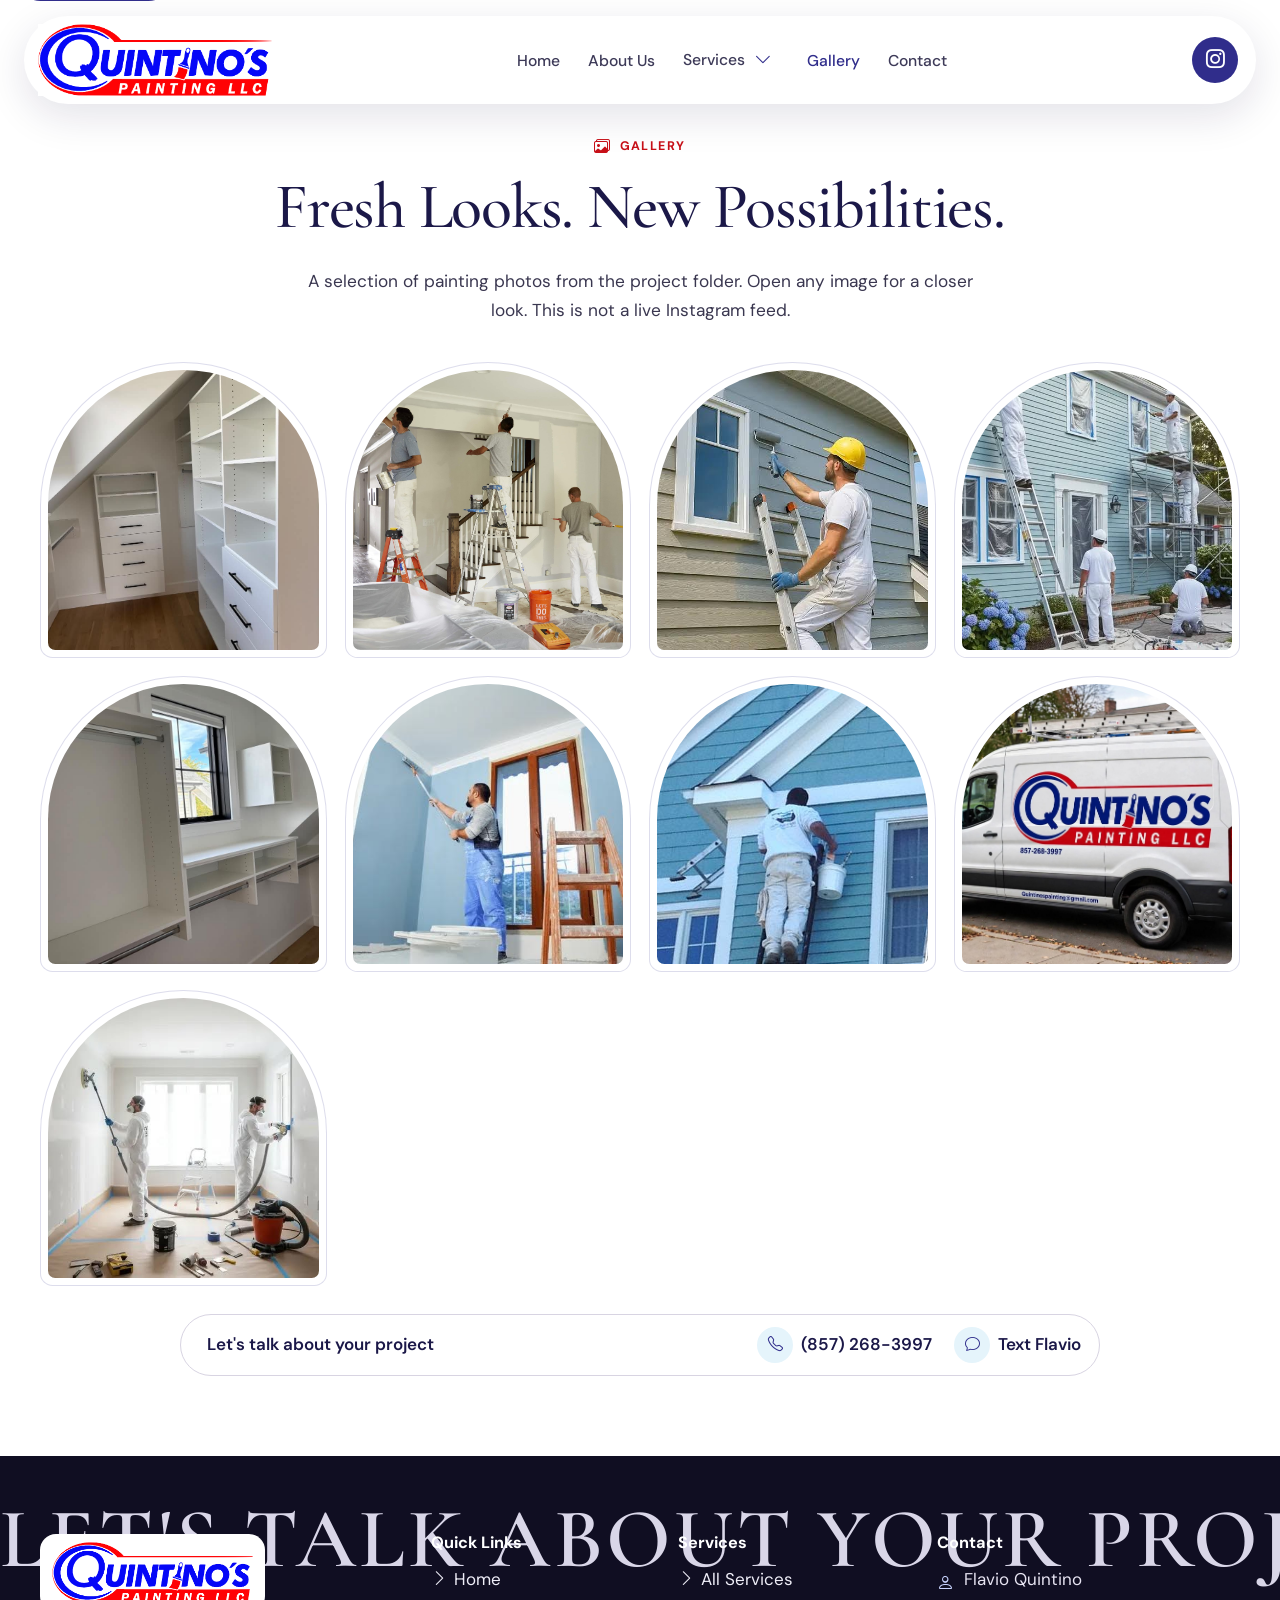
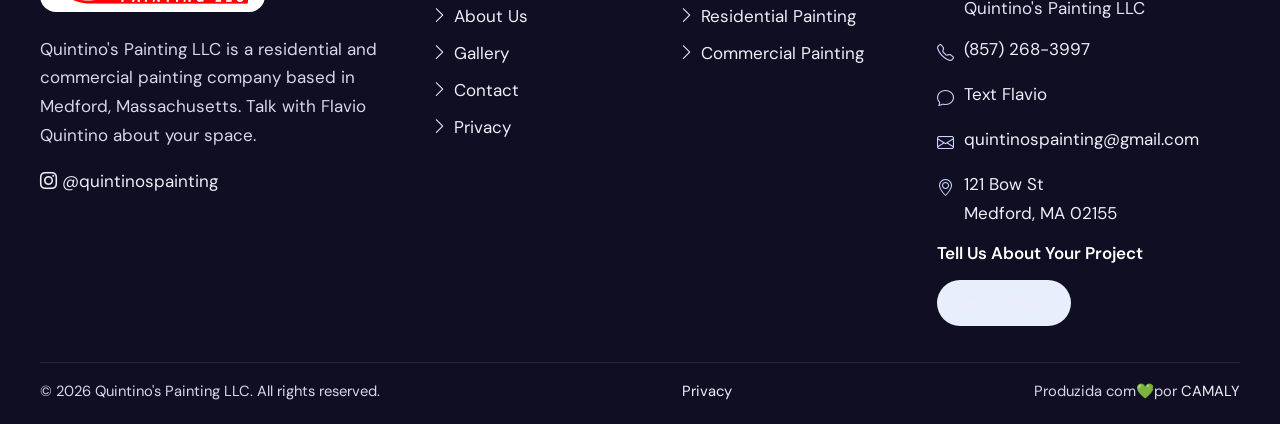
<file: gallery.html>
<!DOCTYPE html>
<html lang="en">
<head>

  <meta charset="utf-8">
  <meta name="viewport" content="width=device-width, initial-scale=1, viewport-fit=cover">
  <meta name="theme-color" content="#302D8B">
  <link rel="icon" href="assets/favicon.png?v=5">
  <link rel="apple-touch-icon" href="assets/favicon.png?v=5">
  <link rel="preconnect" href="https://fonts.googleapis.com">
  <link rel="preconnect" href="https://fonts.gstatic.com" crossorigin>
  <link href="https://fonts.googleapis.com/css2?family=Cormorant+Garamond:ital,wght@0,500;0,600;1,500;1,600&family=DM+Sans:ital,opsz,wght@0,9..40,400;0,9..40,500;0,9..40,600;1,9..40,400&display=swap" rel="stylesheet">
  <link rel="stylesheet" href="https://cdn.jsdelivr.net/npm/bootstrap-icons@1.11.3/font/bootstrap-icons.min.css">
  <link rel="stylesheet" href="css/styles.css?v=5">

  <title>Gallery | Quintino's Painting LLC</title>
  <meta name="description" content="Photos of painting work and finished interiors for Quintino's Painting LLC.">
  <meta property="og:title" content="Gallery | Quintino's Painting LLC">
  <meta property="og:description" content="Photos of painting work and finished interiors for Quintino's Painting LLC.">
  <meta property="og:type" content="website">
  
</head>
<body>

<a class="skip" href="#main">Skip to content</a>
<header class="site-header">
  <div class="nav-shell">
    <a class="logo" href="index.html" aria-label="Quintino's Painting LLC, home">
      <img src="assets/logo.png?v=5" alt="Quintino's Painting LLC">
    </a>
    <nav id="site-nav" class="site-nav" aria-label="Primary">
      <ul>
        <li><a href="index.html">Home</a></li>
        <li><a href="about.html">About Us</a></li>
        <li class="has-sub">
          <a href="services.html">Services</a>
          <button class="sub-toggle" type="button" aria-expanded="false" aria-controls="services-menu" aria-label="Show service pages">
            <i class="bi bi-chevron-down" aria-hidden="true"></i>
          </button>
          <ul id="services-menu" class="submenu">
            <li><a href="residential.html">Residential Painting</a></li>
            <li><a href="commercial.html">Commercial Painting</a></li>
          </ul>
        </li>
        <li><a href="gallery.html" aria-current="page">Gallery</a></li>
        <li><a href="contact.html">Contact</a></li>
              <li class="nav-mobile-link"><a href="https://www.instagram.com/quintinospainting/" target="_blank" rel="noopener noreferrer"><i class="bi bi-instagram" aria-hidden="true"></i> Instagram</a></li>
</ul>
    </nav>
    <a class="nav-ig" href="https://www.instagram.com/quintinospainting/" target="_blank" rel="noopener noreferrer" aria-label="Quintino's Painting on Instagram">
      <i class="bi bi-instagram" aria-hidden="true"></i>
    </a>
    <button class="nav-toggle" type="button" aria-expanded="false" aria-controls="site-nav">
      <i class="bi bi-list" aria-hidden="true"></i>
      <span class="sr-only">Open menu</span>
    </button>
  </div>
</header>

<main id="main">

<section class="page">
  <div class="container center">
    <p class="eyebrow"><i class="bi bi-images" aria-hidden="true"></i> Gallery</p>
    <h1>Fresh Looks. New Possibilities.</h1>
    <p class="lead">A selection of painting photos from the project folder. Open any image for a closer look. This is not a live Instagram feed.</p>
  </div>
  <div class="container-wide" style="margin-top:36px">
    <div class="arch-grid">
      
<button class="arch" type="button" data-lightbox data-src="assets/img/closet-drawers.jpg" aria-label="View photo: White built-in drawers and open shelves under a sloped ceiling." data-caption="White built-in drawers and open shelves under a sloped ceiling.">
  <img src="assets/img/closet-drawers.jpg" alt="White built-in drawers and open shelves under a sloped ceiling." style="object-position:center">
</button>

<button class="arch" type="button" data-lightbox data-src="assets/img/hero-interior.jpg" aria-label="View photo: Painters working on walls and trim in a bright stair hall." data-caption="Painters working on walls and trim in a bright stair hall.">
  <img src="assets/img/hero-interior.jpg" alt="Painters working on walls and trim in a bright stair hall." style="object-position:center">
</button>

<button class="arch" type="button" data-lightbox data-src="assets/img/roller.jpg" aria-label="View photo: A painter rolling light gray siding beside a white window." data-caption="A painter rolling light gray siding beside a white window.">
  <img src="assets/img/roller.jpg" alt="A painter rolling light gray siding beside a white window." style="object-position:center">
</button>

<button class="arch" type="button" data-lightbox data-src="assets/img/exterior-crew.jpg" aria-label="View photo: A painting crew working on the exterior of a blue house." data-caption="A painting crew working on the exterior of a blue house.">
  <img src="assets/img/exterior-crew.jpg" alt="A painting crew working on the exterior of a blue house." style="object-position:center">
</button>

<button class="arch" type="button" data-lightbox data-src="assets/img/closet-window.jpg" aria-label="View photo: A white closet with open shelving beside a black-framed window." data-caption="A white closet with open shelving beside a black-framed window.">
  <img src="assets/img/closet-window.jpg" alt="A white closet with open shelving beside a black-framed window." style="object-position:center">
</button>

<button class="arch" type="button" data-lightbox data-src="assets/img/interior-room.jpg" aria-label="View photo: A painter reaching the ceiling line in a blue room." data-caption="A painter reaching the ceiling line in a blue room.">
  <img src="assets/img/interior-room.jpg" alt="A painter reaching the ceiling line in a blue room." style="object-position:center 30%">
</button>

<button class="arch" type="button" data-lightbox data-src="assets/img/exterior-teal.jpg" aria-label="View photo: Two painters on ladders finishing light blue house siding." data-caption="Two painters on ladders finishing light blue house siding.">
  <img src="assets/img/exterior-teal.jpg" alt="Two painters on ladders finishing light blue house siding." style="object-position:center">
</button>

<button class="arch" type="button" data-lightbox data-src="assets/img/van.jpg" aria-label="View photo: Quintino's Painting LLC van parked on a residential street." data-caption="Quintino's Painting LLC van parked on a residential street.">
  <img src="assets/img/van.jpg" alt="Quintino's Painting LLC van parked on a residential street." style="object-position:center">
</button>

<button class="arch" type="button" data-lightbox data-src="assets/img/prep.jpg" aria-label="View photo: Two people preparing interior walls before paint." data-caption="Two people preparing interior walls before paint.">
  <img src="assets/img/prep.jpg" alt="Two people preparing interior walls before paint." style="object-position:center">
</button>

    </div>
    <div class="talk-bar">
      <strong>Let's talk about your project</strong>
      <div class="talk-links">
        <a href="tel:+18572683997"><span class="icon-bubble"><i class="bi bi-telephone" aria-hidden="true"></i></span>(857) 268-3997</a>
        <a href="sms:+18572683997"><span class="icon-bubble"><i class="bi bi-chat" aria-hidden="true"></i></span>Text Flavio</a>
      </div>
    </div>
  </div>
</section>

</main>

<footer class="footer">
  <p class="footer-mark" aria-hidden="true">LET'S TALK ABOUT YOUR PROJECT</p>
  <div class="container-wide footer-grid">
    <div>
      <a class="footer-logo" href="index.html" aria-label="Quintino's Painting LLC, home">
        <img src="assets/logo.png?v=5" alt="Quintino's Painting LLC">
      </a>
      <p>Quintino's Painting LLC is a residential and commercial painting company based in Medford, Massachusetts. Talk with Flavio Quintino about your space.</p>
      <a href="https://www.instagram.com/quintinospainting/" target="_blank" rel="noopener noreferrer"><i class="bi bi-instagram" aria-hidden="true"></i> @quintinospainting</a>
    </div>
    <div>
      <h2>Quick Links</h2>
      <ul>
        <li><a href="index.html"><i class="bi bi-chevron-right" aria-hidden="true"></i> Home</a></li>
        <li><a href="about.html"><i class="bi bi-chevron-right" aria-hidden="true"></i> About Us</a></li>
        <li><a href="gallery.html"><i class="bi bi-chevron-right" aria-hidden="true"></i> Gallery</a></li>
        <li><a href="contact.html"><i class="bi bi-chevron-right" aria-hidden="true"></i> Contact</a></li>
        <li><a href="privacy.html"><i class="bi bi-chevron-right" aria-hidden="true"></i> Privacy</a></li>
      </ul>
    </div>
    <div>
      <h2>Services</h2>
      <ul>
        <li><a href="services.html"><i class="bi bi-chevron-right" aria-hidden="true"></i> All Services</a></li>
        <li><a href="residential.html"><i class="bi bi-chevron-right" aria-hidden="true"></i> Residential Painting</a></li>
        <li><a href="commercial.html"><i class="bi bi-chevron-right" aria-hidden="true"></i> Commercial Painting</a></li>
      </ul>
    </div>
    <div>
      <h2>Contact</h2>
      <ul class="contact-list">
        <li><i class="bi bi-person" aria-hidden="true"></i> <span>Flavio Quintino<br>Quintino's Painting LLC</span></li>
        <li><i class="bi bi-telephone" aria-hidden="true"></i> <a href="tel:+18572683997">(857) 268-3997</a></li>
        <li><i class="bi bi-chat" aria-hidden="true"></i> <a href="sms:+18572683997">Text Flavio</a></li>
        <li><i class="bi bi-envelope" aria-hidden="true"></i> <a href="mailto:quintinospainting@gmail.com">quintinospainting@gmail.com</a></li>
        <li><i class="bi bi-geo-alt" aria-hidden="true"></i> <a href="https://www.google.com/maps/search/?api=1&amp;query=121+Bow+St,+Medford,+MA+02155" target="_blank" rel="noopener noreferrer">121 Bow St<br>Medford, MA 02155</a></li>
      </ul>
      <div class="footer-cta">
        <p>Tell Us About Your Project</p>
        <a class="btn-light" href="contact.html#estimate">Get in Touch</a>
      </div>
    </div>
  </div>
  <div class="container-wide footer-base">
    <p>© <span data-year>2026</span> Quintino's Painting LLC. All rights reserved.</p>
    <p><a href="privacy.html">Privacy</a></p>
    <p>Produzida com💚por <a href="https://camaly.com.br/" target="_blank" rel="noopener noreferrer">CAMALY</a></p>
  </div>
</footer>
<button class="to-top" type="button" hidden>Top<span class="sr-only">Back to top</span></button>
<dialog class="lightbox" id="lightbox" aria-label="Photo viewer">
  <div class="lightbox__frame">
    <button class="lightbox__close" type="button" data-lightbox-action="close" aria-label="Close photo viewer"><i class="bi bi-x-lg" aria-hidden="true"></i></button>
    <button class="lightbox__nav lightbox__prev" type="button" data-lightbox-action="prev" aria-label="Previous photo"><i class="bi bi-chevron-left" aria-hidden="true"></i></button>
    <img id="lightbox-img" alt="">
    <button class="lightbox__nav lightbox__next" type="button" data-lightbox-action="next" aria-label="Next photo"><i class="bi bi-chevron-right" aria-hidden="true"></i></button>
    <p class="lightbox__caption" id="lightbox-caption"></p>
  </div>
</dialog>
<script src="js/main.js?v=4"></script>

</body>
</html>
</file>
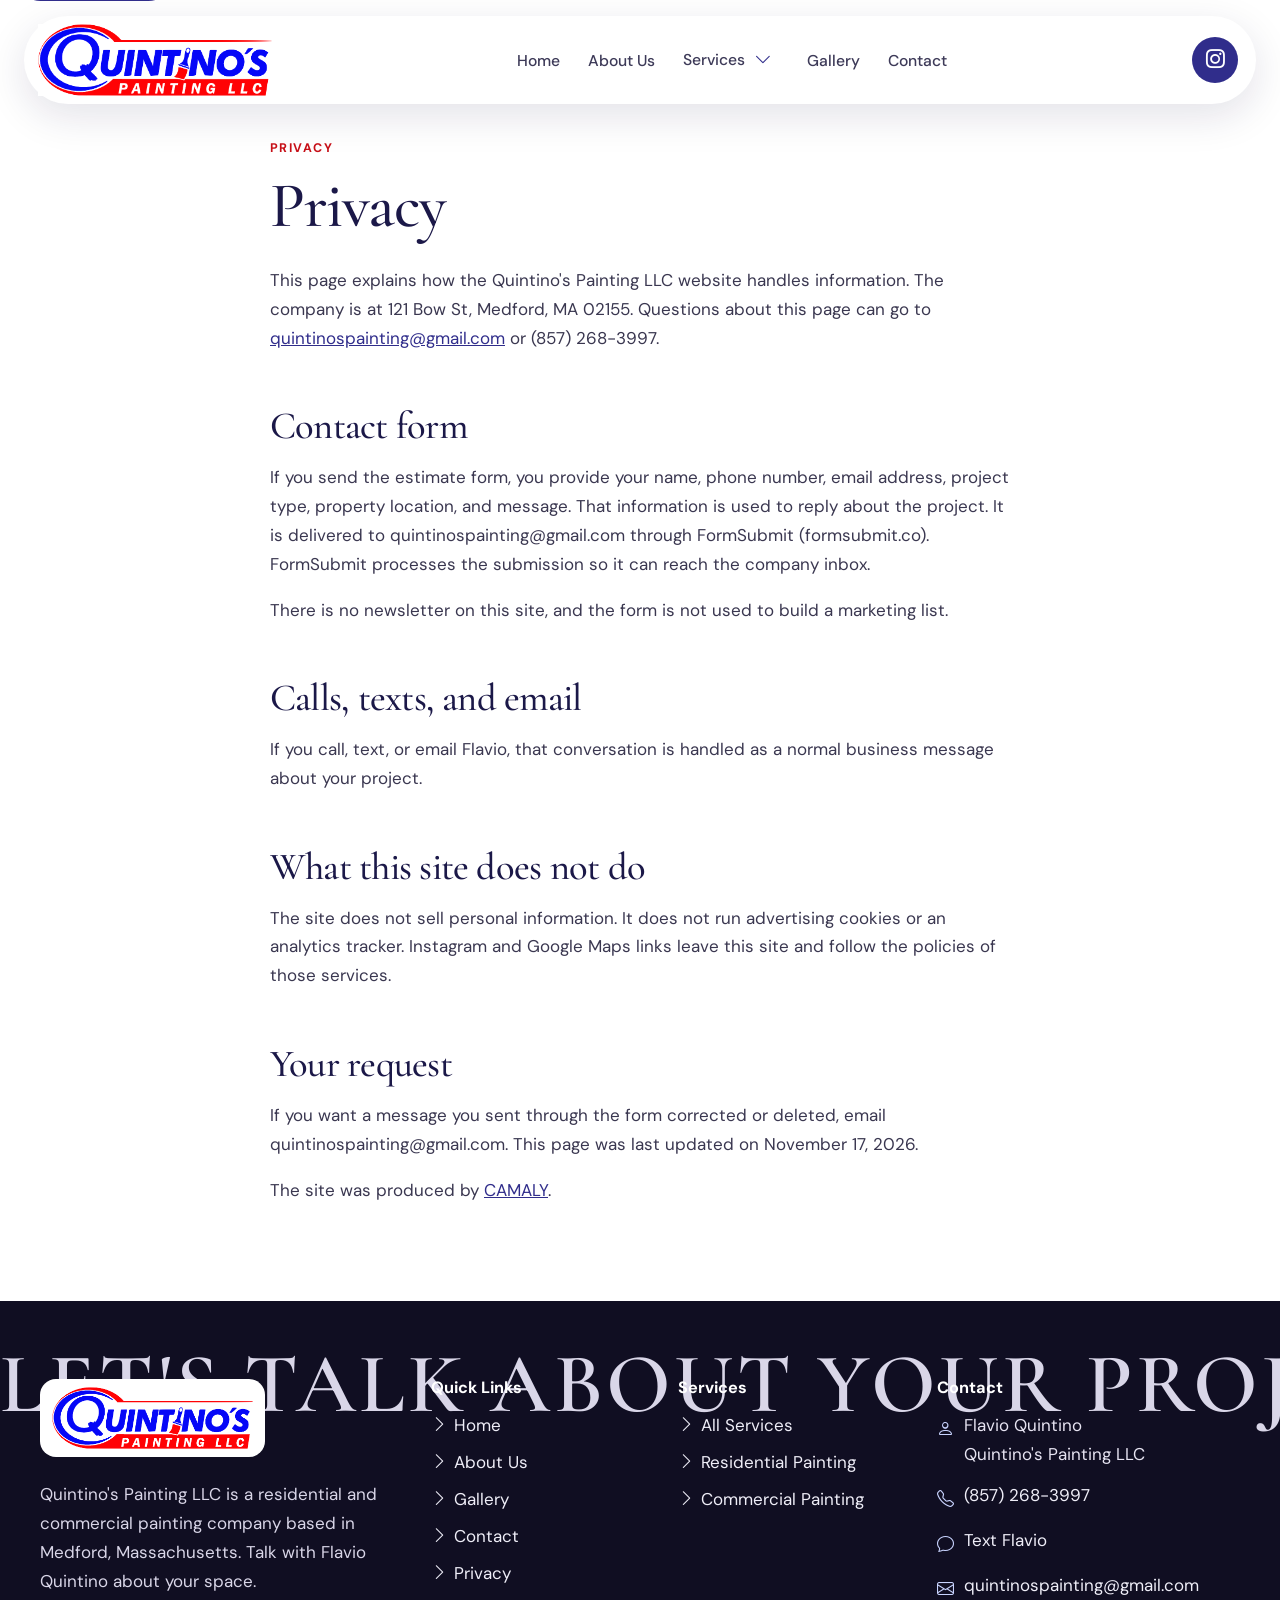
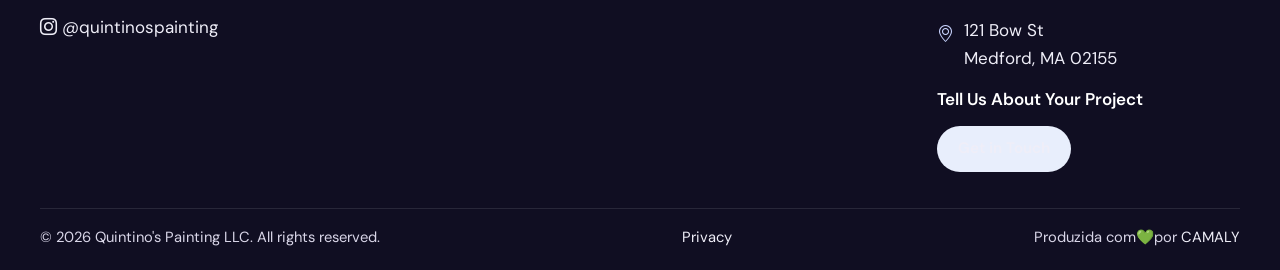
<file: privacy.html>
<!DOCTYPE html>
<html lang="en">
<head>

  <meta charset="utf-8">
  <meta name="viewport" content="width=device-width, initial-scale=1, viewport-fit=cover">
  <meta name="theme-color" content="#302D8B">
  <link rel="icon" href="assets/favicon.png?v=5">
  <link rel="apple-touch-icon" href="assets/favicon.png?v=5">
  <link rel="preconnect" href="https://fonts.googleapis.com">
  <link rel="preconnect" href="https://fonts.gstatic.com" crossorigin>
  <link href="https://fonts.googleapis.com/css2?family=Cormorant+Garamond:ital,wght@0,500;0,600;1,500;1,600&family=DM+Sans:ital,opsz,wght@0,9..40,400;0,9..40,500;0,9..40,600;1,9..40,400&display=swap" rel="stylesheet">
  <link rel="stylesheet" href="https://cdn.jsdelivr.net/npm/bootstrap-icons@1.11.3/font/bootstrap-icons.min.css">
  <link rel="stylesheet" href="css/styles.css?v=5">

  <title>Privacy | Quintino's Painting LLC</title>
  <meta name="description" content="How the Quintino's Painting LLC website handles contact form information.">
  <meta property="og:title" content="Privacy | Quintino's Painting LLC">
  <meta property="og:description" content="How the Quintino's Painting LLC website handles contact form information.">
  <meta property="og:type" content="website">
  
</head>
<body>

<a class="skip" href="#main">Skip to content</a>
<header class="site-header">
  <div class="nav-shell">
    <a class="logo" href="index.html" aria-label="Quintino's Painting LLC, home">
      <img src="assets/logo.png?v=5" alt="Quintino's Painting LLC">
    </a>
    <nav id="site-nav" class="site-nav" aria-label="Primary">
      <ul>
        <li><a href="index.html">Home</a></li>
        <li><a href="about.html">About Us</a></li>
        <li class="has-sub">
          <a href="services.html">Services</a>
          <button class="sub-toggle" type="button" aria-expanded="false" aria-controls="services-menu" aria-label="Show service pages">
            <i class="bi bi-chevron-down" aria-hidden="true"></i>
          </button>
          <ul id="services-menu" class="submenu">
            <li><a href="residential.html">Residential Painting</a></li>
            <li><a href="commercial.html">Commercial Painting</a></li>
          </ul>
        </li>
        <li><a href="gallery.html">Gallery</a></li>
        <li><a href="contact.html">Contact</a></li>
              <li class="nav-mobile-link"><a href="https://www.instagram.com/quintinospainting/" target="_blank" rel="noopener noreferrer"><i class="bi bi-instagram" aria-hidden="true"></i> Instagram</a></li>
</ul>
    </nav>
    <a class="nav-ig" href="https://www.instagram.com/quintinospainting/" target="_blank" rel="noopener noreferrer" aria-label="Quintino's Painting on Instagram">
      <i class="bi bi-instagram" aria-hidden="true"></i>
    </a>
    <button class="nav-toggle" type="button" aria-expanded="false" aria-controls="site-nav">
      <i class="bi bi-list" aria-hidden="true"></i>
      <span class="sr-only">Open menu</span>
    </button>
  </div>
</header>

<main id="main">

<section class="page">
  <div class="container prose">
    <p class="eyebrow">Privacy</p>
    <h1>Privacy</h1>
    <p>This page explains how the Quintino's Painting LLC website handles information. The company is at 121 Bow St, Medford, MA 02155. Questions about this page can go to <a href="mailto:quintinospainting@gmail.com">quintinospainting@gmail.com</a> or (857) 268-3997.</p>
    <h2>Contact form</h2>
    <p>If you send the estimate form, you provide your name, phone number, email address, project type, property location, and message. That information is used to reply about the project. It is delivered to quintinospainting@gmail.com through FormSubmit (formsubmit.co). FormSubmit processes the submission so it can reach the company inbox.</p>
    <p>There is no newsletter on this site, and the form is not used to build a marketing list.</p>
    <h2>Calls, texts, and email</h2>
    <p>If you call, text, or email Flavio, that conversation is handled as a normal business message about your project.</p>
    <h2>What this site does not do</h2>
    <p>The site does not sell personal information. It does not run advertising cookies or an analytics tracker. Instagram and Google Maps links leave this site and follow the policies of those services.</p>
    <h2>Your request</h2>
    <p>If you want a message you sent through the form corrected or deleted, email quintinospainting@gmail.com. This page was last updated on November 17, 2026.</p>
    <p>The site was produced by <a href="https://camaly.com.br/" target="_blank" rel="noopener noreferrer">CAMALY</a>.</p>
  </div>
</section>

</main>

<footer class="footer">
  <p class="footer-mark" aria-hidden="true">LET'S TALK ABOUT YOUR PROJECT</p>
  <div class="container-wide footer-grid">
    <div>
      <a class="footer-logo" href="index.html" aria-label="Quintino's Painting LLC, home">
        <img src="assets/logo.png?v=5" alt="Quintino's Painting LLC">
      </a>
      <p>Quintino's Painting LLC is a residential and commercial painting company based in Medford, Massachusetts. Talk with Flavio Quintino about your space.</p>
      <a href="https://www.instagram.com/quintinospainting/" target="_blank" rel="noopener noreferrer"><i class="bi bi-instagram" aria-hidden="true"></i> @quintinospainting</a>
    </div>
    <div>
      <h2>Quick Links</h2>
      <ul>
        <li><a href="index.html"><i class="bi bi-chevron-right" aria-hidden="true"></i> Home</a></li>
        <li><a href="about.html"><i class="bi bi-chevron-right" aria-hidden="true"></i> About Us</a></li>
        <li><a href="gallery.html"><i class="bi bi-chevron-right" aria-hidden="true"></i> Gallery</a></li>
        <li><a href="contact.html"><i class="bi bi-chevron-right" aria-hidden="true"></i> Contact</a></li>
        <li><a href="privacy.html"><i class="bi bi-chevron-right" aria-hidden="true"></i> Privacy</a></li>
      </ul>
    </div>
    <div>
      <h2>Services</h2>
      <ul>
        <li><a href="services.html"><i class="bi bi-chevron-right" aria-hidden="true"></i> All Services</a></li>
        <li><a href="residential.html"><i class="bi bi-chevron-right" aria-hidden="true"></i> Residential Painting</a></li>
        <li><a href="commercial.html"><i class="bi bi-chevron-right" aria-hidden="true"></i> Commercial Painting</a></li>
      </ul>
    </div>
    <div>
      <h2>Contact</h2>
      <ul class="contact-list">
        <li><i class="bi bi-person" aria-hidden="true"></i> <span>Flavio Quintino<br>Quintino's Painting LLC</span></li>
        <li><i class="bi bi-telephone" aria-hidden="true"></i> <a href="tel:+18572683997">(857) 268-3997</a></li>
        <li><i class="bi bi-chat" aria-hidden="true"></i> <a href="sms:+18572683997">Text Flavio</a></li>
        <li><i class="bi bi-envelope" aria-hidden="true"></i> <a href="mailto:quintinospainting@gmail.com">quintinospainting@gmail.com</a></li>
        <li><i class="bi bi-geo-alt" aria-hidden="true"></i> <a href="https://www.google.com/maps/search/?api=1&amp;query=121+Bow+St,+Medford,+MA+02155" target="_blank" rel="noopener noreferrer">121 Bow St<br>Medford, MA 02155</a></li>
      </ul>
      <div class="footer-cta">
        <p>Tell Us About Your Project</p>
        <a class="btn-light" href="contact.html#estimate">Get in Touch</a>
      </div>
    </div>
  </div>
  <div class="container-wide footer-base">
    <p>© <span data-year>2026</span> Quintino's Painting LLC. All rights reserved.</p>
    <p><a href="privacy.html">Privacy</a></p>
    <p>Produzida com💚por <a href="https://camaly.com.br/" target="_blank" rel="noopener noreferrer">CAMALY</a></p>
  </div>
</footer>
<button class="to-top" type="button" hidden>Top<span class="sr-only">Back to top</span></button>
<dialog class="lightbox" id="lightbox" aria-label="Photo viewer">
  <div class="lightbox__frame">
    <button class="lightbox__close" type="button" data-lightbox-action="close" aria-label="Close photo viewer"><i class="bi bi-x-lg" aria-hidden="true"></i></button>
    <button class="lightbox__nav lightbox__prev" type="button" data-lightbox-action="prev" aria-label="Previous photo"><i class="bi bi-chevron-left" aria-hidden="true"></i></button>
    <img id="lightbox-img" alt="">
    <button class="lightbox__nav lightbox__next" type="button" data-lightbox-action="next" aria-label="Next photo"><i class="bi bi-chevron-right" aria-hidden="true"></i></button>
    <p class="lightbox__caption" id="lightbox-caption"></p>
  </div>
</dialog>
<script src="js/main.js?v=4"></script>

</body>
</html>
</file>
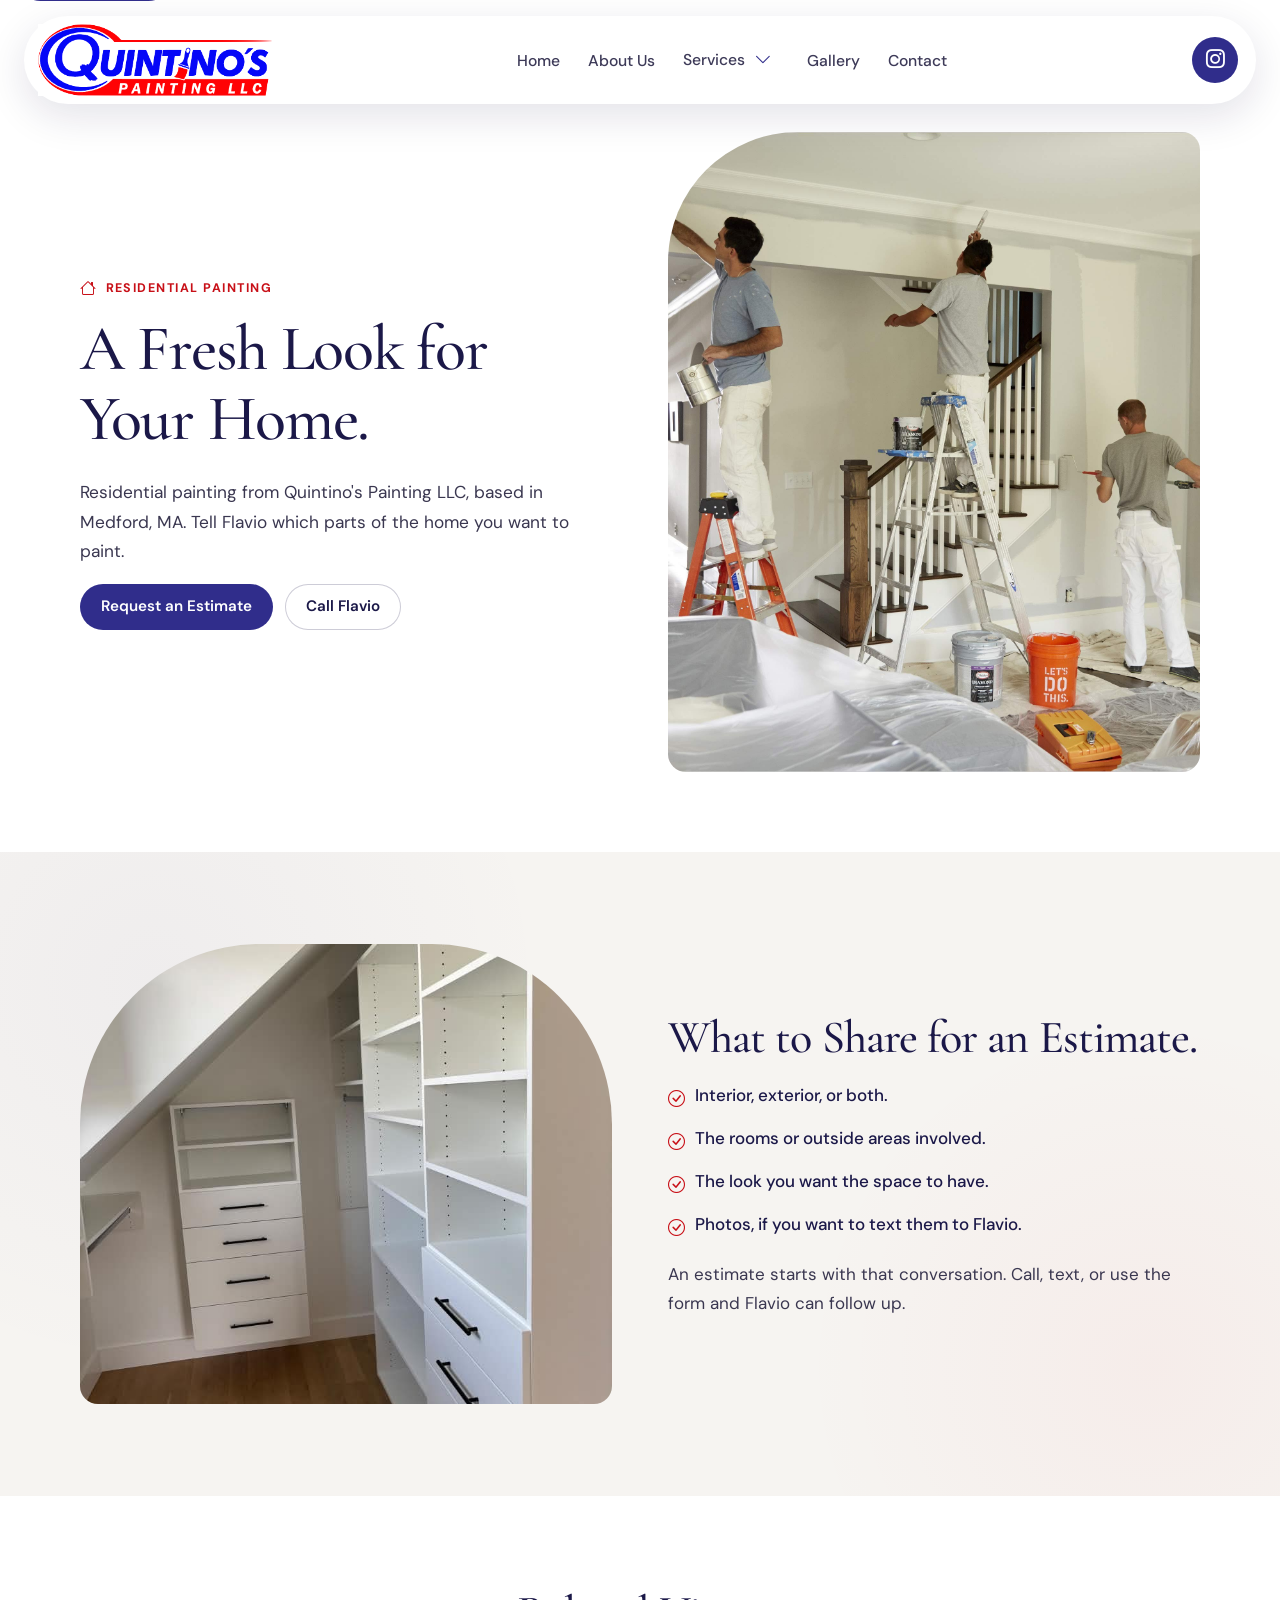
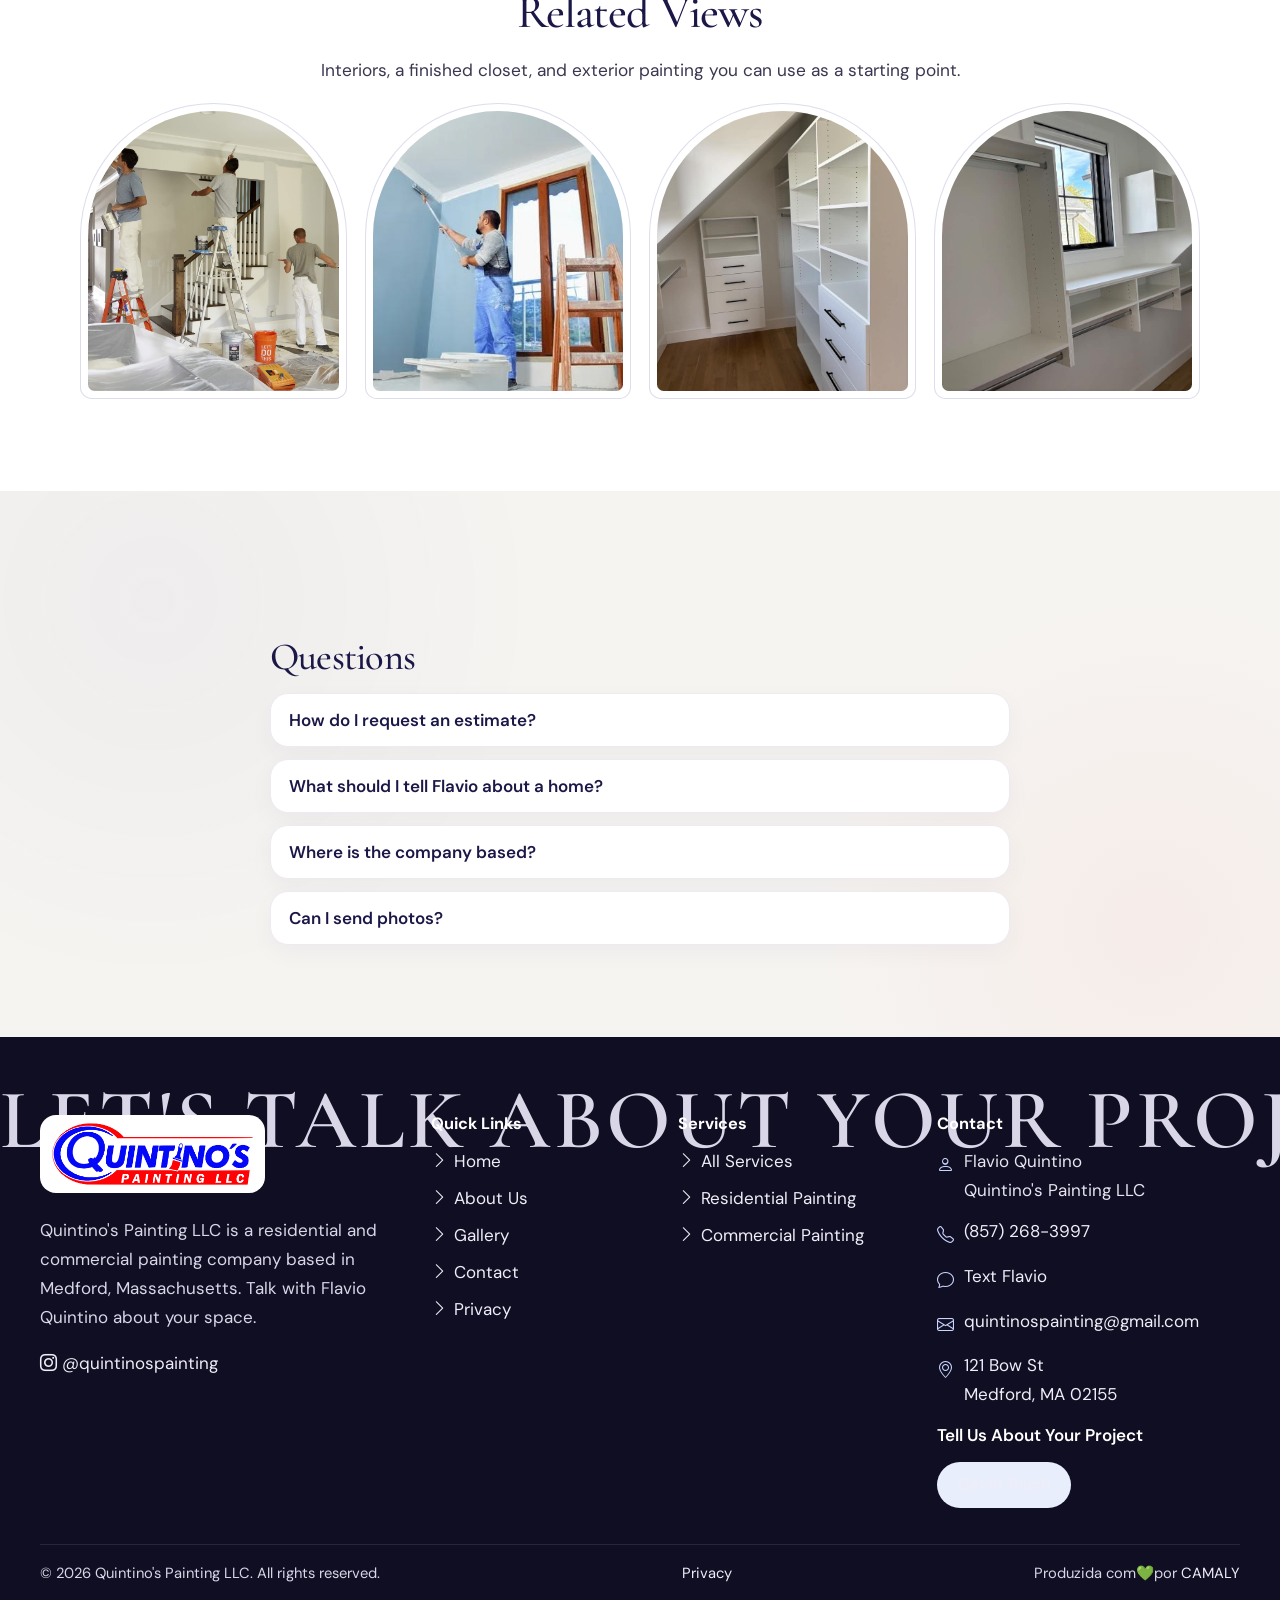
<file: residential.html>
<!DOCTYPE html>
<html lang="en">
<head>

  <meta charset="utf-8">
  <meta name="viewport" content="width=device-width, initial-scale=1, viewport-fit=cover">
  <meta name="theme-color" content="#302D8B">
  <link rel="icon" href="assets/favicon.png?v=5">
  <link rel="apple-touch-icon" href="assets/favicon.png?v=5">
  <link rel="preconnect" href="https://fonts.googleapis.com">
  <link rel="preconnect" href="https://fonts.gstatic.com" crossorigin>
  <link href="https://fonts.googleapis.com/css2?family=Cormorant+Garamond:ital,wght@0,500;0,600;1,500;1,600&family=DM+Sans:ital,opsz,wght@0,9..40,400;0,9..40,500;0,9..40,600;1,9..40,400&display=swap" rel="stylesheet">
  <link rel="stylesheet" href="https://cdn.jsdelivr.net/npm/bootstrap-icons@1.11.3/font/bootstrap-icons.min.css">
  <link rel="stylesheet" href="css/styles.css?v=5">

  <title>Residential Painting | Quintino's Painting LLC</title>
  <meta name="description" content="Residential painting in and around a conversation with Flavio Quintino. Based in Medford, MA.">
  <meta property="og:title" content="Residential Painting | Quintino's Painting LLC">
  <meta property="og:description" content="Residential painting in and around a conversation with Flavio Quintino. Based in Medford, MA.">
  <meta property="og:type" content="website">
  
</head>
<body>

<a class="skip" href="#main">Skip to content</a>
<header class="site-header">
  <div class="nav-shell">
    <a class="logo" href="index.html" aria-label="Quintino's Painting LLC, home">
      <img src="assets/logo.png?v=5" alt="Quintino's Painting LLC">
    </a>
    <nav id="site-nav" class="site-nav" aria-label="Primary">
      <ul>
        <li><a href="index.html">Home</a></li>
        <li><a href="about.html">About Us</a></li>
        <li class="has-sub">
          <a href="services.html">Services</a>
          <button class="sub-toggle" type="button" aria-expanded="false" aria-controls="services-menu" aria-label="Show service pages">
            <i class="bi bi-chevron-down" aria-hidden="true"></i>
          </button>
          <ul id="services-menu" class="submenu">
            <li><a href="residential.html" aria-current="page">Residential Painting</a></li>
            <li><a href="commercial.html">Commercial Painting</a></li>
          </ul>
        </li>
        <li><a href="gallery.html">Gallery</a></li>
        <li><a href="contact.html">Contact</a></li>
              <li class="nav-mobile-link"><a href="https://www.instagram.com/quintinospainting/" target="_blank" rel="noopener noreferrer"><i class="bi bi-instagram" aria-hidden="true"></i> Instagram</a></li>
</ul>
    </nav>
    <a class="nav-ig" href="https://www.instagram.com/quintinospainting/" target="_blank" rel="noopener noreferrer" aria-label="Quintino's Painting on Instagram">
      <i class="bi bi-instagram" aria-hidden="true"></i>
    </a>
    <button class="nav-toggle" type="button" aria-expanded="false" aria-controls="site-nav">
      <i class="bi bi-list" aria-hidden="true"></i>
      <span class="sr-only">Open menu</span>
    </button>
  </div>
</header>

<main id="main">

<section class="page">
  <div class="container split">
    <div>
      <p class="eyebrow"><i class="bi bi-house" aria-hidden="true"></i> Residential Painting</p>
      <h1>A Fresh Look for Your Home.</h1>
      <p class="lead">Residential painting from Quintino's Painting LLC, based in Medford, MA. Tell Flavio which parts of the home you want to paint.</p>
      <div class="hero__actions">
        <a class="btn" href="contact.html#estimate">Request an Estimate</a>
        <a class="btn-line" href="tel:+18572683997">Call Flavio</a>
      </div>
    </div>
    <img class="frame-asym" src="assets/img/hero-interior.jpg" alt="Painters at work in a residential stair hall.">
  </div>
</section>
<section class="section paper">
  <div class="container split">
    <img class="arch-photo" src="assets/img/closet-drawers.jpg" alt="Finished white built-ins with black drawer pulls.">
    <div>
      <h2>What to Share for an Estimate.</h2>
      <ul class="checks">
        <li><i class="bi bi-check-circle" aria-hidden="true"></i> Interior, exterior, or both.</li>
        <li><i class="bi bi-check-circle" aria-hidden="true"></i> The rooms or outside areas involved.</li>
        <li><i class="bi bi-check-circle" aria-hidden="true"></i> The look you want the space to have.</li>
        <li><i class="bi bi-check-circle" aria-hidden="true"></i> Photos, if you want to text them to Flavio.</li>
      </ul>
      <p>An estimate starts with that conversation. Call, text, or use the form and Flavio can follow up.</p>
    </div>
  </div>
</section>
<section class="section">
  <div class="container">
    <div class="center">
      <h2>Related Views</h2>
      <p class="lead">Interiors, a finished closet, and exterior painting you can use as a starting point.</p>
    </div>
    <div class="arch-grid">
      <button class="arch" type="button" data-lightbox data-src="assets/img/hero-interior.jpg" aria-label="View photo: Painters working on walls and trim in a bright stair hall." data-caption="Painters working on walls and trim in a bright stair hall.">
        <img src="assets/img/hero-interior.jpg" alt="Painters working on walls and trim in a bright stair hall." style="object-position:center">
      </button>
      <button class="arch" type="button" data-lightbox data-src="assets/img/interior-room.jpg" aria-label="View photo: A painter reaching the ceiling line in a blue room." data-caption="A painter reaching the ceiling line in a blue room.">
        <img src="assets/img/interior-room.jpg" alt="A painter reaching the ceiling line in a blue room." style="object-position:center">
      </button>
      <button class="arch" type="button" data-lightbox data-src="assets/img/closet-drawers.jpg" aria-label="View photo: White built-in drawers and open shelves under a sloped ceiling." data-caption="White built-in drawers and open shelves under a sloped ceiling.">
        <img src="assets/img/closet-drawers.jpg" alt="White built-in drawers and open shelves under a sloped ceiling." style="object-position:center">
      </button>
      <button class="arch" type="button" data-lightbox data-src="assets/img/closet-window.jpg" aria-label="View photo: A white closet with open shelving beside a black-framed window." data-caption="A white closet with open shelving beside a black-framed window.">
        <img src="assets/img/closet-window.jpg" alt="A white closet with open shelving beside a black-framed window." style="object-position:center">
      </button>
    </div>
  </div>
</section>
<section class="section paper">
  <div class="container prose">
    <h2>Questions</h2>
    <div class="faq-list">
      <details class="faq">
        <summary>How do I request an estimate?</summary>
        <p>Call or text (857) 268-3997, email quintinospainting@gmail.com, or send the contact form. Include your name, a phone number, the property location, and the areas you want painted.</p>
      </details>
      <details class="faq">
        <summary>What should I tell Flavio about a home?</summary>
        <p>Say whether the work is interior or exterior, which rooms or surfaces are involved, and any timing you already have in mind.</p>
      </details>
      <details class="faq">
        <summary>Where is the company based?</summary>
        <p>Quintino's Painting LLC is based at 121 Bow St, Medford, MA 02155. You can discuss the project location directly with Flavio.</p>
      </details>
      <details class="faq">
        <summary>Can I send photos?</summary>
        <p>Yes. Text Flavio, or mention in your message that you can share photos of the space.</p>
      </details>
    </div>
  </div>
</section>

</main>

<footer class="footer">
  <p class="footer-mark" aria-hidden="true">LET'S TALK ABOUT YOUR PROJECT</p>
  <div class="container-wide footer-grid">
    <div>
      <a class="footer-logo" href="index.html" aria-label="Quintino's Painting LLC, home">
        <img src="assets/logo.png?v=5" alt="Quintino's Painting LLC">
      </a>
      <p>Quintino's Painting LLC is a residential and commercial painting company based in Medford, Massachusetts. Talk with Flavio Quintino about your space.</p>
      <a href="https://www.instagram.com/quintinospainting/" target="_blank" rel="noopener noreferrer"><i class="bi bi-instagram" aria-hidden="true"></i> @quintinospainting</a>
    </div>
    <div>
      <h2>Quick Links</h2>
      <ul>
        <li><a href="index.html"><i class="bi bi-chevron-right" aria-hidden="true"></i> Home</a></li>
        <li><a href="about.html"><i class="bi bi-chevron-right" aria-hidden="true"></i> About Us</a></li>
        <li><a href="gallery.html"><i class="bi bi-chevron-right" aria-hidden="true"></i> Gallery</a></li>
        <li><a href="contact.html"><i class="bi bi-chevron-right" aria-hidden="true"></i> Contact</a></li>
        <li><a href="privacy.html"><i class="bi bi-chevron-right" aria-hidden="true"></i> Privacy</a></li>
      </ul>
    </div>
    <div>
      <h2>Services</h2>
      <ul>
        <li><a href="services.html"><i class="bi bi-chevron-right" aria-hidden="true"></i> All Services</a></li>
        <li><a href="residential.html"><i class="bi bi-chevron-right" aria-hidden="true"></i> Residential Painting</a></li>
        <li><a href="commercial.html"><i class="bi bi-chevron-right" aria-hidden="true"></i> Commercial Painting</a></li>
      </ul>
    </div>
    <div>
      <h2>Contact</h2>
      <ul class="contact-list">
        <li><i class="bi bi-person" aria-hidden="true"></i> <span>Flavio Quintino<br>Quintino's Painting LLC</span></li>
        <li><i class="bi bi-telephone" aria-hidden="true"></i> <a href="tel:+18572683997">(857) 268-3997</a></li>
        <li><i class="bi bi-chat" aria-hidden="true"></i> <a href="sms:+18572683997">Text Flavio</a></li>
        <li><i class="bi bi-envelope" aria-hidden="true"></i> <a href="mailto:quintinospainting@gmail.com">quintinospainting@gmail.com</a></li>
        <li><i class="bi bi-geo-alt" aria-hidden="true"></i> <a href="https://www.google.com/maps/search/?api=1&amp;query=121+Bow+St,+Medford,+MA+02155" target="_blank" rel="noopener noreferrer">121 Bow St<br>Medford, MA 02155</a></li>
      </ul>
      <div class="footer-cta">
        <p>Tell Us About Your Project</p>
        <a class="btn-light" href="contact.html#estimate">Get in Touch</a>
      </div>
    </div>
  </div>
  <div class="container-wide footer-base">
    <p>© <span data-year>2026</span> Quintino's Painting LLC. All rights reserved.</p>
    <p><a href="privacy.html">Privacy</a></p>
    <p>Produzida com💚por <a href="https://camaly.com.br/" target="_blank" rel="noopener noreferrer">CAMALY</a></p>
  </div>
</footer>
<button class="to-top" type="button" hidden>Top<span class="sr-only">Back to top</span></button>
<dialog class="lightbox" id="lightbox" aria-label="Photo viewer">
  <div class="lightbox__frame">
    <button class="lightbox__close" type="button" data-lightbox-action="close" aria-label="Close photo viewer"><i class="bi bi-x-lg" aria-hidden="true"></i></button>
    <button class="lightbox__nav lightbox__prev" type="button" data-lightbox-action="prev" aria-label="Previous photo"><i class="bi bi-chevron-left" aria-hidden="true"></i></button>
    <img id="lightbox-img" alt="">
    <button class="lightbox__nav lightbox__next" type="button" data-lightbox-action="next" aria-label="Next photo"><i class="bi bi-chevron-right" aria-hidden="true"></i></button>
    <p class="lightbox__caption" id="lightbox-caption"></p>
  </div>
</dialog>
<script src="js/main.js?v=4"></script>

</body>
</html>
</file>
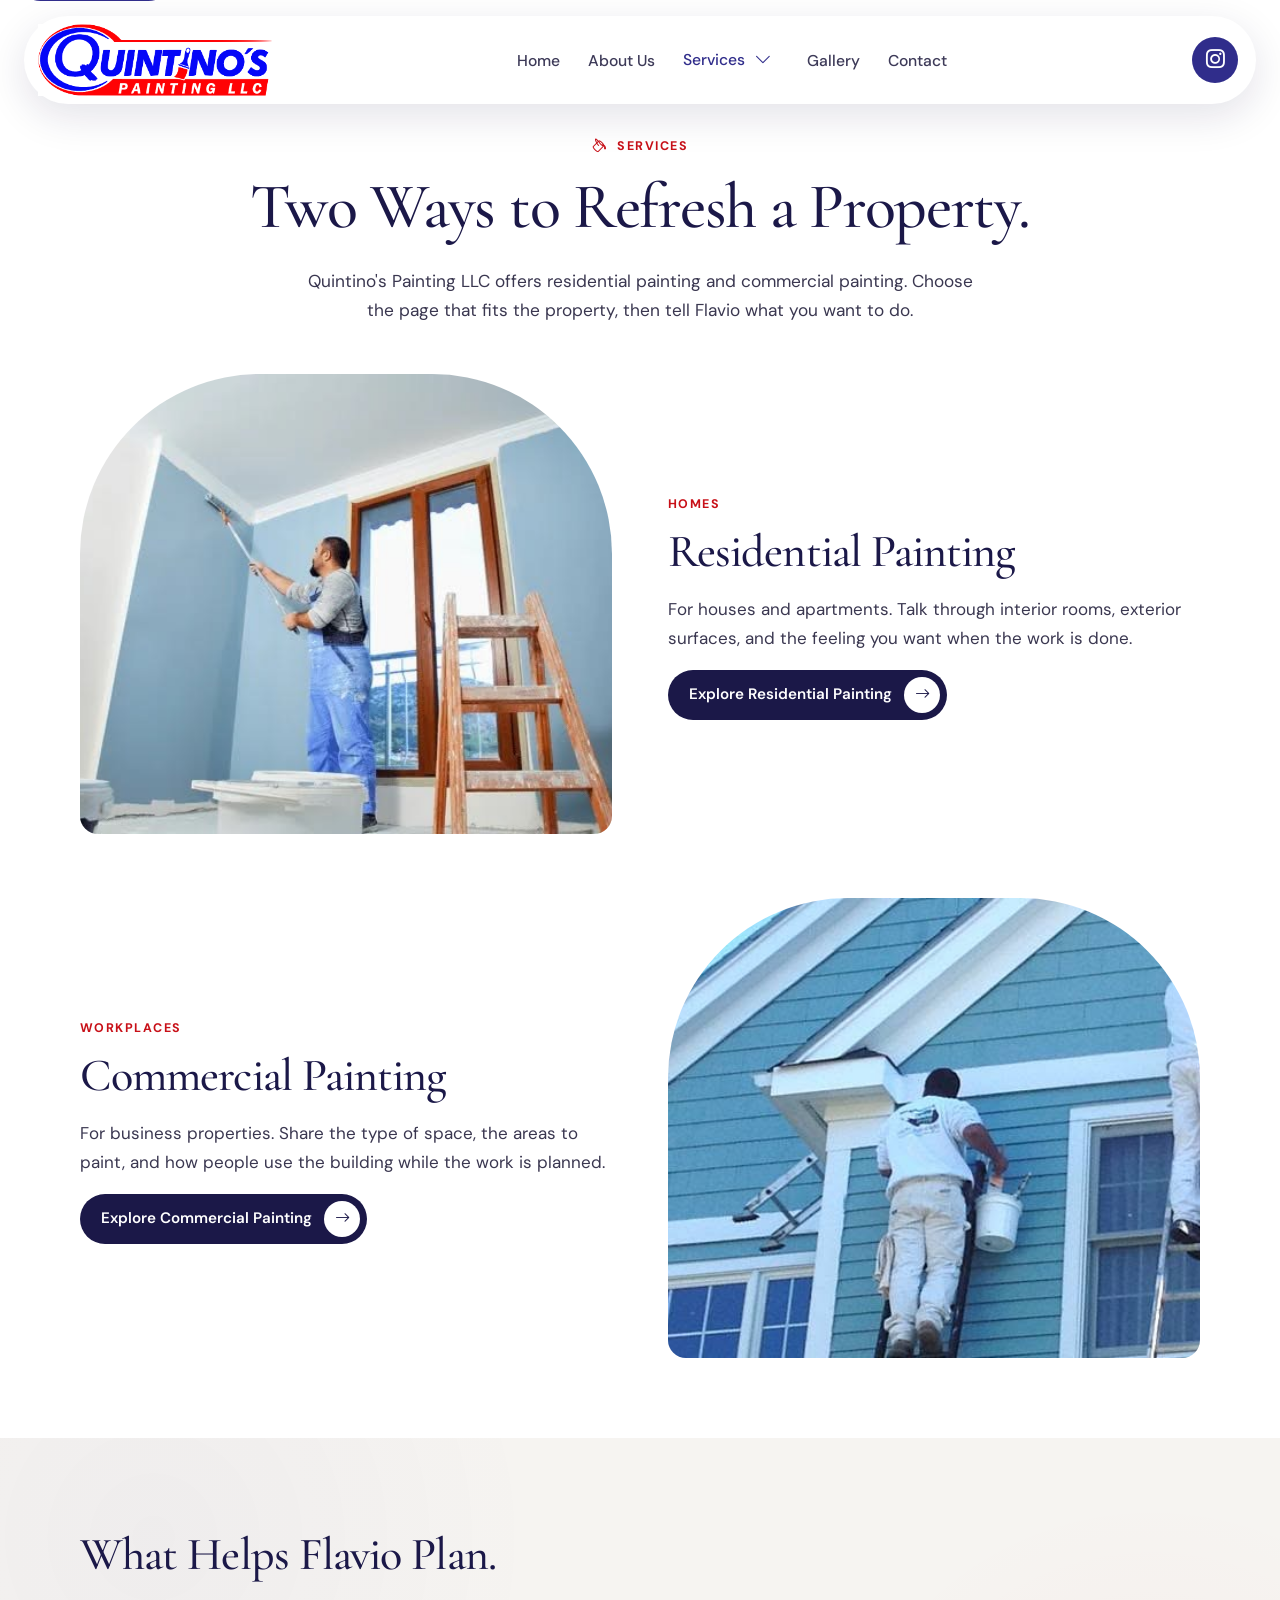
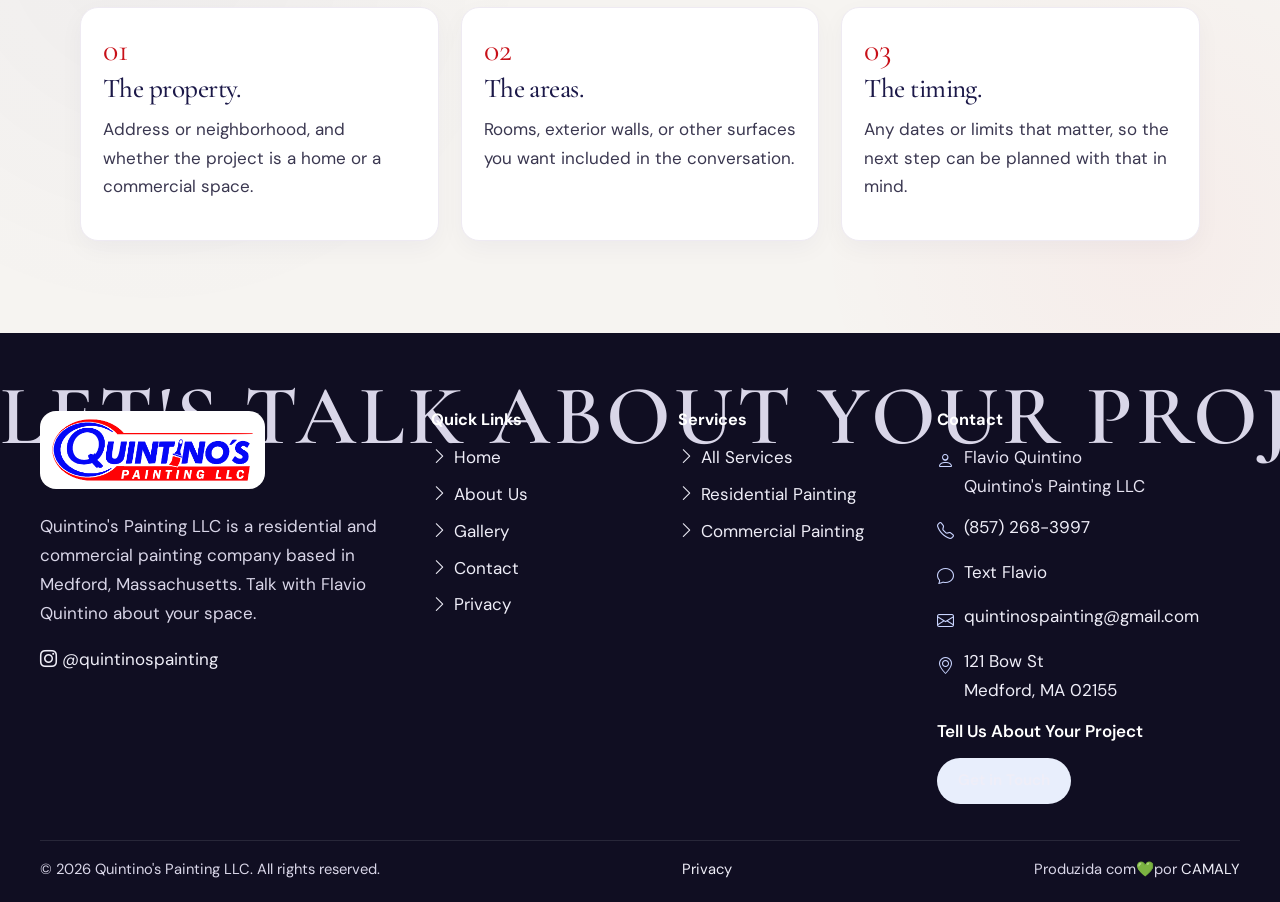
<file: services.html>
<!DOCTYPE html>
<html lang="en">
<head>

  <meta charset="utf-8">
  <meta name="viewport" content="width=device-width, initial-scale=1, viewport-fit=cover">
  <meta name="theme-color" content="#302D8B">
  <link rel="icon" href="assets/favicon.png?v=5">
  <link rel="apple-touch-icon" href="assets/favicon.png?v=5">
  <link rel="preconnect" href="https://fonts.googleapis.com">
  <link rel="preconnect" href="https://fonts.gstatic.com" crossorigin>
  <link href="https://fonts.googleapis.com/css2?family=Cormorant+Garamond:ital,wght@0,500;0,600;1,500;1,600&family=DM+Sans:ital,opsz,wght@0,9..40,400;0,9..40,500;0,9..40,600;1,9..40,400&display=swap" rel="stylesheet">
  <link rel="stylesheet" href="https://cdn.jsdelivr.net/npm/bootstrap-icons@1.11.3/font/bootstrap-icons.min.css">
  <link rel="stylesheet" href="css/styles.css?v=5">

  <title>Services | Quintino's Painting LLC</title>
  <meta name="description" content="Residential painting and commercial painting from Quintino's Painting LLC in Medford, MA.">
  <meta property="og:title" content="Services | Quintino's Painting LLC">
  <meta property="og:description" content="Residential painting and commercial painting from Quintino's Painting LLC in Medford, MA.">
  <meta property="og:type" content="website">
  
</head>
<body>

<a class="skip" href="#main">Skip to content</a>
<header class="site-header">
  <div class="nav-shell">
    <a class="logo" href="index.html" aria-label="Quintino's Painting LLC, home">
      <img src="assets/logo.png?v=5" alt="Quintino's Painting LLC">
    </a>
    <nav id="site-nav" class="site-nav" aria-label="Primary">
      <ul>
        <li><a href="index.html">Home</a></li>
        <li><a href="about.html">About Us</a></li>
        <li class="has-sub">
          <a href="services.html" aria-current="page">Services</a>
          <button class="sub-toggle" type="button" aria-expanded="false" aria-controls="services-menu" aria-label="Show service pages">
            <i class="bi bi-chevron-down" aria-hidden="true"></i>
          </button>
          <ul id="services-menu" class="submenu">
            <li><a href="residential.html">Residential Painting</a></li>
            <li><a href="commercial.html">Commercial Painting</a></li>
          </ul>
        </li>
        <li><a href="gallery.html">Gallery</a></li>
        <li><a href="contact.html">Contact</a></li>
              <li class="nav-mobile-link"><a href="https://www.instagram.com/quintinospainting/" target="_blank" rel="noopener noreferrer"><i class="bi bi-instagram" aria-hidden="true"></i> Instagram</a></li>
</ul>
    </nav>
    <a class="nav-ig" href="https://www.instagram.com/quintinospainting/" target="_blank" rel="noopener noreferrer" aria-label="Quintino's Painting on Instagram">
      <i class="bi bi-instagram" aria-hidden="true"></i>
    </a>
    <button class="nav-toggle" type="button" aria-expanded="false" aria-controls="site-nav">
      <i class="bi bi-list" aria-hidden="true"></i>
      <span class="sr-only">Open menu</span>
    </button>
  </div>
</header>

<main id="main">

<section class="page">
  <div class="container center">
    <p class="eyebrow"><i class="bi bi-paint-bucket" aria-hidden="true"></i> Services</p>
    <h1>Two Ways to Refresh a Property.</h1>
    <p class="lead">Quintino's Painting LLC offers residential painting and commercial painting. Choose the page that fits the property, then tell Flavio what you want to do.</p>
  </div>
  <div class="container split" style="margin-top:48px">
    <img class="arch-photo" src="assets/img/interior-room.jpg" alt="Interior wall painting in a room with a tall window.">
    <div>
      <p class="eyebrow">Homes</p>
      <h2>Residential Painting</h2>
      <p>For houses and apartments. Talk through interior rooms, exterior surfaces, and the feeling you want when the work is done.</p>
      <a class="btn-arrow" href="residential.html">Explore Residential Painting <span><i class="bi bi-arrow-right" aria-hidden="true"></i></span></a>
    </div>
  </div>
  <div class="container split" style="margin-top:64px">
    <div>
      <p class="eyebrow">Workplaces</p>
      <h2>Commercial Painting</h2>
      <p>For business properties. Share the type of space, the areas to paint, and how people use the building while the work is planned.</p>
      <a class="btn-arrow" href="commercial.html">Explore Commercial Painting <span><i class="bi bi-arrow-right" aria-hidden="true"></i></span></a>
    </div>
    <img class="arch-photo" src="assets/img/exterior-teal.jpg" alt="Exterior house painting with two painters on ladders." style="object-position:center top">
  </div>
</section>
<section class="section paper">
  <div class="container">
    <h2>What Helps Flavio Plan.</h2>
    <div class="steps">
      <article class="step"><em>01</em><h3>The property.</h3><p>Address or neighborhood, and whether the project is a home or a commercial space.</p></article>
      <article class="step"><em>02</em><h3>The areas.</h3><p>Rooms, exterior walls, or other surfaces you want included in the conversation.</p></article>
      <article class="step"><em>03</em><h3>The timing.</h3><p>Any dates or limits that matter, so the next step can be planned with that in mind.</p></article>
    </div>
  </div>
</section>

</main>

<footer class="footer">
  <p class="footer-mark" aria-hidden="true">LET'S TALK ABOUT YOUR PROJECT</p>
  <div class="container-wide footer-grid">
    <div>
      <a class="footer-logo" href="index.html" aria-label="Quintino's Painting LLC, home">
        <img src="assets/logo.png?v=5" alt="Quintino's Painting LLC">
      </a>
      <p>Quintino's Painting LLC is a residential and commercial painting company based in Medford, Massachusetts. Talk with Flavio Quintino about your space.</p>
      <a href="https://www.instagram.com/quintinospainting/" target="_blank" rel="noopener noreferrer"><i class="bi bi-instagram" aria-hidden="true"></i> @quintinospainting</a>
    </div>
    <div>
      <h2>Quick Links</h2>
      <ul>
        <li><a href="index.html"><i class="bi bi-chevron-right" aria-hidden="true"></i> Home</a></li>
        <li><a href="about.html"><i class="bi bi-chevron-right" aria-hidden="true"></i> About Us</a></li>
        <li><a href="gallery.html"><i class="bi bi-chevron-right" aria-hidden="true"></i> Gallery</a></li>
        <li><a href="contact.html"><i class="bi bi-chevron-right" aria-hidden="true"></i> Contact</a></li>
        <li><a href="privacy.html"><i class="bi bi-chevron-right" aria-hidden="true"></i> Privacy</a></li>
      </ul>
    </div>
    <div>
      <h2>Services</h2>
      <ul>
        <li><a href="services.html"><i class="bi bi-chevron-right" aria-hidden="true"></i> All Services</a></li>
        <li><a href="residential.html"><i class="bi bi-chevron-right" aria-hidden="true"></i> Residential Painting</a></li>
        <li><a href="commercial.html"><i class="bi bi-chevron-right" aria-hidden="true"></i> Commercial Painting</a></li>
      </ul>
    </div>
    <div>
      <h2>Contact</h2>
      <ul class="contact-list">
        <li><i class="bi bi-person" aria-hidden="true"></i> <span>Flavio Quintino<br>Quintino's Painting LLC</span></li>
        <li><i class="bi bi-telephone" aria-hidden="true"></i> <a href="tel:+18572683997">(857) 268-3997</a></li>
        <li><i class="bi bi-chat" aria-hidden="true"></i> <a href="sms:+18572683997">Text Flavio</a></li>
        <li><i class="bi bi-envelope" aria-hidden="true"></i> <a href="mailto:quintinospainting@gmail.com">quintinospainting@gmail.com</a></li>
        <li><i class="bi bi-geo-alt" aria-hidden="true"></i> <a href="https://www.google.com/maps/search/?api=1&amp;query=121+Bow+St,+Medford,+MA+02155" target="_blank" rel="noopener noreferrer">121 Bow St<br>Medford, MA 02155</a></li>
      </ul>
      <div class="footer-cta">
        <p>Tell Us About Your Project</p>
        <a class="btn-light" href="contact.html#estimate">Get in Touch</a>
      </div>
    </div>
  </div>
  <div class="container-wide footer-base">
    <p>© <span data-year>2026</span> Quintino's Painting LLC. All rights reserved.</p>
    <p><a href="privacy.html">Privacy</a></p>
    <p>Produzida com💚por <a href="https://camaly.com.br/" target="_blank" rel="noopener noreferrer">CAMALY</a></p>
  </div>
</footer>
<button class="to-top" type="button" hidden>Top<span class="sr-only">Back to top</span></button>
<dialog class="lightbox" id="lightbox" aria-label="Photo viewer">
  <div class="lightbox__frame">
    <button class="lightbox__close" type="button" data-lightbox-action="close" aria-label="Close photo viewer"><i class="bi bi-x-lg" aria-hidden="true"></i></button>
    <button class="lightbox__nav lightbox__prev" type="button" data-lightbox-action="prev" aria-label="Previous photo"><i class="bi bi-chevron-left" aria-hidden="true"></i></button>
    <img id="lightbox-img" alt="">
    <button class="lightbox__nav lightbox__next" type="button" data-lightbox-action="next" aria-label="Next photo"><i class="bi bi-chevron-right" aria-hidden="true"></i></button>
    <p class="lightbox__caption" id="lightbox-caption"></p>
  </div>
</dialog>
<script src="js/main.js?v=4"></script>

</body>
</html>
</file>
<file: css/styles.css>
:root {
  --blue: #302d8b;
  --blue-dark: #1b1848;
  --blue-deep: #100e22;
  --red: #ed1c24;
  --red-text: #c81018;
  --ink: #1b1848;
  --text: #3a3750;
  --muted: #5e5a72;
  --line: #e4e0ea;
  --paper: #f6f4f1;
  --white: #fff;
  --icon: #e5f4fb;
  --shadow: 0 12px 40px rgba(22, 18, 64, 0.12);
  --serif: "Cormorant Garamond", Georgia, "Times New Roman", serif;
  --sans: "DM Sans", "Inter", "Segoe UI", sans-serif;
  --header-offset: 112px;
  --radius: 22px;
}

*,
*::before,
*::after { box-sizing: border-box; }

html {
  scroll-padding-top: var(--header-offset);
  -webkit-text-size-adjust: 100%;
}

body {
  margin: 0;
  overflow-x: clip;
  font-family: var(--sans);
  color: var(--text);
  background: var(--white);
  font-size: 1.0625rem;
  line-height: 1.7;
}

img { max-width: 100%; display: block; }
a { color: var(--blue); }
button, input, select, textarea { font: inherit; }
h1, h2, h3, p { overflow-wrap: anywhere; }

h1, h2, h3, .hero__kicker {
  font-family: var(--serif);
  font-weight: 500;
  color: var(--ink);
  letter-spacing: -0.02em;
  line-height: 1.08;
}

h1 { font-size: clamp(2.5rem, 5vw, 4.5rem); margin: 0 0 0.4em; }
h2 { font-size: clamp(2.15rem, 3.6vw, 3.45rem); margin: 0 0 0.4em; }
h3 { font-size: clamp(1.7rem, 2.4vw, 2.25rem); margin: 0 0 0.4em; }

p { margin: 0 0 1em; }

.sr-only {
  position: absolute;
  width: 1px;
  height: 1px;
  padding: 0;
  margin: -1px;
  overflow: hidden;
  clip: rect(0, 0, 0, 0);
  white-space: nowrap;
  border: 0;
}

.skip {
  position: absolute;
  left: 16px;
  top: -48px;
  z-index: 2000;
  background: var(--blue);
  color: white;
  padding: 10px 16px;
  border-radius: 999px;
  text-decoration: none;
}

.skip:focus { top: 12px; }

:focus-visible {
  outline: 2px solid var(--blue);
  outline-offset: 3px;
}

.container { width: min(1120px, calc(100% - 40px)); margin-inline: auto; }
.container-wide { width: min(1200px, calc(100% - 40px)); margin-inline: auto; }

.eyebrow {
  display: inline-flex;
  align-items: center;
  gap: 8px;
  margin: 0 0 12px;
  color: var(--red-text);
  font-size: 0.78rem;
  font-weight: 700;
  letter-spacing: 0.12em;
  text-transform: uppercase;
}

.eyebrow i { font-size: 1rem; }

.lead { font-size: 1.08rem; color: var(--text); max-width: 42rem; }

.section { padding: 92px 0; }
.paper {
  background-color: var(--paper);
  background-image:
    radial-gradient(circle at 12% 20%, rgba(48, 45, 139, 0.035), transparent 32%),
    radial-gradient(circle at 90% 80%, rgba(237, 28, 36, 0.035), transparent 28%);
}

.center { text-align: center; }
.center .eyebrow { justify-content: center; }
.center .lead, .center p { margin-inline: auto; }

.btn, .btn-arrow, .btn-light, .btn-line {
  display: inline-flex;
  align-items: center;
  justify-content: center;
  gap: 8px;
  min-height: 46px;
  padding: 0 20px;
  border-radius: 999px;
  border: 1px solid transparent;
  text-decoration: none;
  font-weight: 600;
  font-size: 0.95rem;
  cursor: pointer;
  transition: background 0.2s ease, color 0.2s ease, border-color 0.2s ease;
}

.btn {
  background: var(--blue);
  color: white;
}

.btn:hover { background: #26237a; color: white; }

.btn-line {
  background: white;
  color: var(--ink);
  border-color: rgba(27, 24, 72, 0.22);
}

.btn-line:hover { border-color: var(--blue); color: var(--blue); }

.btn-light {
  background: #e8eefc;
  color: var(--ink);
}

.btn-light:hover { background: white; color: var(--blue); }

.btn-arrow {
  background: var(--blue-dark);
  color: white;
  padding: 6px 6px 6px 20px;
  gap: 12px;
}

.btn-arrow:hover { background: var(--blue); color: white; }

.btn-arrow span {
  width: 36px;
  height: 36px;
  border-radius: 50%;
  background: white;
  color: var(--blue-dark);
  display: grid;
  place-items: center;
}

.site-header {
  position: fixed;
  top: 0;
  left: 0;
  right: 0;
  z-index: 100;
  padding: 16px 24px 0;
  pointer-events: none;
  overflow: visible;
}

.nav-shell {
  pointer-events: auto;
  position: relative;
  width: min(1240px, 100%);
  margin: 0 auto;
  min-height: 88px;
  padding: 8px 18px 8px 14px;
  display: grid;
  grid-template-columns: auto 1fr auto;
  align-items: center;
  gap: 20px;
  background: white;
  border-radius: 999px;
  box-shadow: var(--shadow);
}

.logo { display: flex; align-items: center; min-width: 0; }
.logo img {
  height: 72px;
  width: auto;
  max-width: none;
  object-fit: contain;
  background: white;
}

.site-nav > ul {
  display: flex;
  justify-content: center;
  align-items: center;
  gap: 6px 28px;
  list-style: none;
  margin: 0;
  padding: 0;
}

.site-nav a {
  color: #3d3a58;
  text-decoration: none;
  font-weight: 500;
  font-size: 0.98rem;
}

.site-nav a:hover,
.site-nav a[aria-current="page"] { color: var(--blue); }

.has-sub { position: relative; display: flex; align-items: center; gap: 2px; }

.sub-toggle {
  width: 32px;
  height: 32px;
  border: 0;
  border-radius: 50%;
  background: transparent;
  color: var(--blue);
  cursor: pointer;
}

.site-nav .submenu {
  display: none;
  position: absolute;
  top: calc(100% + 16px);
  left: 50%;
  transform: translateX(-50%);
  min-width: 240px;
  padding: 8px;
  background: white;
  border-radius: 18px;
  box-shadow: var(--shadow);
  z-index: 20;
}

.submenu::before {
  content: "";
  position: absolute;
  left: 0;
  right: 0;
  top: -18px;
  height: 18px;
}

.submenu a {
  display: block;
  padding: 10px 12px;
  border-radius: 12px;
}

.submenu a:hover { background: #f4f6fd; }

.site-nav .has-sub.is-open > .submenu { display: grid; }

.nav-ig, .nav-toggle {
  width: 46px;
  height: 46px;
  border-radius: 50%;
  display: grid;
  place-items: center;
  text-decoration: none;
}

.nav-ig {
  background: var(--blue);
  color: white;
  font-size: 1.15rem;
  justify-self: end;
}

.nav-ig:hover { background: #26237a; color: white; }

.nav-mobile-link { display: none; }

.nav-toggle {
  display: none;
  border: 1px solid var(--line);
  background: white;
  color: var(--ink);
  cursor: pointer;
  font-size: 1.35rem;
}

.hero {
  position: relative;
  min-height: clamp(620px, 82vh, 820px);
  display: flex;
  align-items: center;
  padding: 128px 0 72px;
  overflow: hidden;
  background: #efeae4;
}

.hero__img {
  position: absolute;
  inset: 0;
  width: 100%;
  height: 100%;
  object-fit: cover;
  object-position: 72% center;
}

.hero__shade {
  position: absolute;
  inset: 0;
  background: linear-gradient(90deg, rgba(255,255,255,0.94) 0%, rgba(255,255,255,0.78) 24%, rgba(255,255,255,0.28) 46%, rgba(255,255,255,0) 62%);
}

.hero__copy {
  position: relative;
  z-index: 1;
  width: min(1120px, calc(100% - 48px));
  margin-inline: auto;
}

.hero__copy > * { max-width: 540px; }

.hero__kicker {
  margin: 0 0 8px;
  color: var(--red);
  font-size: clamp(1.55rem, 2.4vw, 2.15rem);
  font-style: italic;
  font-weight: 500;
}

.hero__copy p { max-width: 34rem; }

.hero__actions { display: flex; flex-wrap: wrap; gap: 12px; margin-top: 8px; }

.pill-wrap { padding-top: 8px; }

.pills {
  display: grid;
  grid-template-columns: repeat(4, 1fr);
  gap: 16px;
  padding: 28px 0 26px;
}

.pill {
  display: flex;
  align-items: center;
  gap: 12px;
  min-height: 78px;
  padding: 10px 16px 10px 10px;
  border: 1px solid #e5e2eb;
  border-radius: 999px;
  background-color: white;
  background-image: radial-gradient(rgba(48, 45, 139, 0.05) 0.7px, transparent 0.7px);
  background-size: 9px 9px;
  color: var(--ink);
  text-decoration: none;
  font-size: 0.94rem;
  font-weight: 600;
  line-height: 1.25;
}

.pill:hover { border-color: #b9b4d4; }

.icon-bubble {
  width: 50px;
  height: 50px;
  flex: none;
  border-radius: 50%;
  display: grid;
  place-items: center;
  background: var(--icon);
  color: var(--blue);
  font-size: 1.2rem;
}

.rule {
  border: 0;
  border-top: 1px solid #ddd9e4;
  margin: 0;
}

.about-grid, .vision-grid, .split, .contact-layout {
  display: grid;
  grid-template-columns: 1fr 1fr;
  gap: 56px;
  align-items: center;
}

.frame-asym {
  width: 100%;
  max-height: 640px;
  aspect-ratio: 4 / 5;
  object-fit: cover;
  object-position: center;
  border-radius: 130px 18px 18px 18px;
}

.about-copy .rule { margin: 8px 0 22px; }

.vision-photos {
  position: relative;
  min-height: 460px;
  display: flex;
  align-items: center;
  justify-content: center;
  gap: 22px;
}

.vision-photos::before {
  content: "";
  position: absolute;
  width: min(540px, 108%);
  aspect-ratio: 1;
  left: 46%;
  top: 50%;
  transform: translate(-50%, -50%);
  background: white;
  border-radius: 50%;
}

.vision-photos img {
  position: relative;
  z-index: 1;
  width: min(240px, 44%);
  aspect-ratio: 1;
  object-fit: cover;
  border-radius: 50%;
}

.tags, .checks, .plain-list { list-style: none; margin: 0 0 18px; padding: 0; }

.tags { display: flex; flex-wrap: wrap; gap: 10px; }

.tags li {
  border: 1px solid #d9d4c4;
  background: white;
  color: var(--ink);
  border-radius: 999px;
  padding: 8px 14px;
  font-size: 0.92rem;
  font-weight: 600;
}

.checks li, .plain-list li {
  display: flex;
  align-items: flex-start;
  gap: 10px;
  margin: 0 0 10px;
  color: var(--ink);
  font-weight: 500;
}

.checks i { color: var(--red-text); margin-top: 4px; }

.gallery-head { margin-bottom: 28px; }

.arch-scroller { position: relative; }

.arch-row {
  display: flex;
  gap: 18px;
  overflow-x: auto;
  scroll-snap-type: x mandatory;
  scroll-padding-inline: 4px;
  padding: 6px 48px 12px;
  scrollbar-width: thin;
}

.arch {
  flex: 0 0 calc(25% - 14px);
  min-width: 210px;
  scroll-snap-align: start;
  padding: 7px;
  border: 1px solid rgba(48, 45, 139, 0.16);
  border-radius: 160px 160px 14px 14px;
  background: white;
  cursor: pointer;
  color: inherit;
}

.arch img {
  width: 100%;
  height: 320px;
  object-fit: cover;
  border-radius: 150px 150px 8px 8px;
}

.arch-btn {
  position: absolute;
  top: 42%;
  z-index: 2;
  width: 46px;
  height: 46px;
  border-radius: 50%;
  border: 1px solid var(--line);
  background: white;
  color: var(--ink);
  box-shadow: var(--shadow);
  cursor: pointer;
}

.arch-btn[disabled] { opacity: 0.4; cursor: default; }
.arch-btn.prev { left: 0; }
.arch-btn.next { right: 0; }

.talk-bar {
  margin: 28px auto 0;
  width: min(920px, 100%);
  display: flex;
  align-items: center;
  justify-content: space-between;
  gap: 16px 24px;
  padding: 12px 18px 12px 26px;
  border: 1px solid #d8d4e2;
  border-radius: 999px;
  background: white;
}

.talk-bar strong { color: var(--ink); font-weight: 600; }

.talk-links { display: flex; flex-wrap: wrap; gap: 16px 22px; }

.talk-links a {
  display: inline-flex;
  align-items: center;
  gap: 8px;
  color: var(--ink);
  text-decoration: none;
  font-weight: 600;
}

.talk-links .icon-bubble { width: 36px; height: 36px; font-size: 0.95rem; }

.service-grid, .steps, .card-grid {
  display: grid;
  gap: 22px;
}

.service-grid { grid-template-columns: 1fr 1fr; margin-top: 12px; }
.steps { grid-template-columns: repeat(3, 1fr); margin-top: 28px; }

.service-card {
  position: relative;
  min-height: 360px;
  border-radius: 22px;
  overflow: visible;
}

.service-card__bg {
  position: absolute;
  inset: 0;
  border-radius: inherit;
  background-size: cover;
  background-position: center;
  overflow: hidden;
}

.service-card__bg::after {
  content: "";
  position: absolute;
  inset: 0;
}

.service-card--home .service-card__bg::after { background: rgba(48, 45, 139, 0.9); }
.service-card--work { border: 1px solid #f0d2d4; }
.service-card--work .service-card__bg::after {
  background: linear-gradient(160deg, rgba(255, 248, 246, 0.94), rgba(255, 241, 239, 0.9));
}

.service-card__circle {
  position: absolute;
  z-index: 2;
  left: -18px;
  bottom: 36px;
  width: 168px;
  height: 168px;
  border-radius: 50%;
  object-fit: cover;
  border: 6px solid white;
  background: white;
}

.service-card__body {
  position: relative;
  z-index: 1;
  padding: 36px 28px 36px 176px;
  color: white;
}

.service-card--work .service-card__body { color: var(--ink); }
.service-card h3 { color: inherit; }
.service-card p { color: inherit; }

.service-card a {
  color: inherit;
  font-weight: 700;
  text-underline-offset: 3px;
}

.service-card--work .eyebrow { margin-bottom: 8px; }

.step, .info-card, .faq {
  background: white;
  border: 1px solid #eeeaf2;
  border-radius: 18px;
  box-shadow: 0 8px 24px rgba(22, 18, 64, 0.04);
}

.step { padding: 26px 22px 22px; }
.step em {
  display: block;
  font-family: var(--serif);
  font-style: normal;
  font-size: 2rem;
  color: var(--red-text);
  line-height: 1;
  margin-bottom: 8px;
}
.step h3 { font-size: 1.7rem; }

.instagram-band { padding: 28px 0 80px; text-align: center; }
.ig-mark {
  width: 54px;
  height: 54px;
  margin: 0 auto 12px;
  border-radius: 50%;
  display: grid;
  place-items: center;
  background: var(--icon);
  color: var(--blue);
  font-size: 1.3rem;
}
.handle { color: var(--muted); margin-top: -6px; }

.footer {
  position: relative;
  overflow: hidden;
  background: var(--blue-deep);
  color: #e7e4f2;
  padding: 78px 0 0;
}

.footer-mark {
  position: absolute;
  top: 12px;
  left: 0;
  right: 0;
  margin: 0;
  text-align: center;
  font-family: var(--serif);
  font-weight: 600;
  font-size: clamp(2rem, 6.6vw, 5.6rem);
  letter-spacing: 0.04em;
  color: rgba(255, 255, 255, 0.055);
  white-space: nowrap;
  pointer-events: none;
  user-select: none;
}

.footer-grid {
  position: relative;
  z-index: 1;
  display: grid;
  grid-template-columns: 1.35fr 0.8fr 0.85fr 1.15fr;
  gap: 36px;
  padding-bottom: 36px;
}

.footer h2 {
  font-family: var(--sans);
  font-size: 1.02rem;
  font-weight: 700;
  letter-spacing: 0;
  color: white;
  margin: 0 0 14px;
}

.footer p { color: #d9d6e8; }
.footer a { color: #efeef8; text-decoration: none; }
.footer a:hover { color: white; }
.footer :focus-visible { outline-color: white; }

.footer-logo {
  display: inline-block;
  background: white;
  border-radius: 16px;
  padding: 8px 12px;
  margin-bottom: 14px;
}

.footer-logo img { height: 62px; width: auto; }

.footer ul { list-style: none; margin: 0; padding: 0; }
.footer li { margin: 0 0 8px; }
.footer li a { display: inline-flex; align-items: center; gap: 6px; }

.contact-list li {
  display: flex;
  align-items: flex-start;
  gap: 10px;
  margin-bottom: 12px;
}

.contact-list i { color: #c9d4ff; margin-top: 4px; }

.footer-cta { margin-top: 8px; }
.footer-cta p { margin-bottom: 12px; color: white; font-weight: 600; }

.footer-base {
  position: relative;
  z-index: 1;
  display: flex;
  justify-content: space-between;
  gap: 12px 24px;
  flex-wrap: wrap;
  padding: 16px 0 20px;
  border-top: 1px solid rgba(255, 255, 255, 0.1);
  font-size: 0.92rem;
}

.footer-base p { margin: 0; }

.to-top {
  position: fixed;
  right: 18px;
  bottom: 18px;
  z-index: 90;
  width: 46px;
  height: 46px;
  border: 0;
  border-radius: 10px;
  background: var(--blue);
  color: white;
  cursor: pointer;
  box-shadow: var(--shadow);
}

.to-top[hidden] { display: none; }

.page {
  padding: 132px 0 80px;
}

.split-photo img {
  width: 100%;
  height: 100%;
  max-height: 640px;
  object-fit: cover;
}

.arch-photo {
  border-radius: 180px 180px 18px 18px;
  width: 100%;
  height: 460px;
  object-fit: cover;
}

.stack { display: grid; gap: 16px; }

.card-grid { grid-template-columns: repeat(3, 1fr); }
.info-card { padding: 22px; color: inherit; text-decoration: none; }
.info-card h3 { font-size: 1.55rem; }
.info-card:hover { border-color: #cfc6ea; }

.prose { max-width: 740px; }
.prose h2 { font-size: clamp(1.8rem, 3vw, 2.4rem); margin-top: 1.4em; }

.faq-list { display: grid; gap: 12px; }
.faq { padding: 0 18px; }
.faq summary {
  cursor: pointer;
  min-height: 52px;
  display: flex;
  align-items: center;
  font-weight: 600;
  color: var(--ink);
}
.faq p { margin: 0 0 16px; }

.arch-grid {
  display: grid;
  grid-template-columns: repeat(4, 1fr);
  gap: 18px;
}

.arch-grid .arch { min-width: 0; }
.arch-grid .arch img { height: 280px; }

.contact-cards {
  display: grid;
  grid-template-columns: repeat(4, 1fr);
  gap: 14px;
  margin: 28px 0 36px;
}

.contact-cards a, .contact-cards .info-card {
  display: block;
  padding: 18px;
  background: white;
  border: 1px solid var(--line);
  border-radius: 18px;
  text-decoration: none;
  color: var(--ink);
  min-height: 120px;
}

.contact-cards i { color: var(--blue); font-size: 1.2rem; }
.contact-cards strong { display: block; margin: 8px 0 4px; }
.contact-cards span { color: var(--muted); font-size: 0.95rem; }

.form {
  background: white;
  border: 1px solid var(--line);
  border-radius: 24px;
  padding: 28px;
  box-shadow: 0 10px 30px rgba(22, 18, 64, 0.05);
}

.form-grid { display: grid; grid-template-columns: 1fr 1fr; gap: 14px 16px; }
.field { display: flex; flex-direction: column; gap: 6px; }
.field.full { grid-column: 1 / -1; }
.field label { font-weight: 600; color: var(--ink); font-size: 0.95rem; }
.field input, .field select, .field textarea {
  width: 100%;
  border: 1px solid #ddd8e6;
  border-radius: 12px;
  padding: 12px 12px;
  background: #fff;
  color: var(--ink);
}
.field textarea { min-height: 140px; resize: vertical; }
.field input:focus, .field select:focus, .field textarea:focus { border-color: var(--blue); }
.field .error { color: var(--red-text); font-size: 0.88rem; min-height: 1.1em; }
.form-note { color: var(--muted); font-size: 0.92rem; }
.banner {
  border-radius: 16px;
  padding: 14px 16px;
  margin-bottom: 16px;
  background: #eef8ef;
  color: #14532d;
}
.banner[hidden] { display: none; }
.hp {
  position: absolute;
  left: -10000px;
  top: auto;
  width: 1px;
  height: 1px;
  overflow: hidden;
}

.lightbox {
  border: 0;
  padding: 0;
  background: transparent;
  width: min(1040px, calc(100% - 24px));
  max-height: calc(100vh - 24px);
}

.lightbox::backdrop { background: rgba(12, 10, 28, 0.82); }

.lightbox__frame {
  position: relative;
  background: #111022;
  border-radius: 18px;
  padding: 54px 56px 18px;
}

.lightbox img {
  width: 100%;
  max-height: min(72vh, 760px);
  object-fit: contain;
  margin: 0 auto;
  background: #0c0b16;
}

.lightbox__caption { color: #f3f1f8; margin: 12px 0 4px; text-align: center; }

.lightbox__close, .lightbox__nav {
  position: absolute;
  border: 0;
  background: white;
  color: var(--ink);
  width: 44px;
  height: 44px;
  border-radius: 50%;
  cursor: pointer;
}

.lightbox__close { top: 10px; right: 10px; }
.lightbox__prev { left: 8px; top: 46%; }
.lightbox__next { right: 8px; top: 46%; }

@media (max-width: 1100px) {
  .pills { grid-template-columns: 1fr 1fr; }
  .footer-grid, .contact-cards { grid-template-columns: 1fr 1fr; }
  .arch { flex-basis: calc(33% - 12px); }
  .arch-grid { grid-template-columns: repeat(3, 1fr); }
}

@media (max-width: 980px) {
  .nav-toggle { display: grid; justify-self: end; }
  .nav-ig { display: none; }
  .nav-shell { grid-template-columns: minmax(0, 1fr) auto; min-height: 70px; border-radius: 28px; gap: 10px; }
  .logo img {
    width: auto;
    max-width: 100%;
    height: auto;
    max-height: 72px;
    object-fit: contain;
  }
  .site-nav {
    display: none;
    position: absolute;
    top: calc(100% + 8px);
    left: 0;
    right: 0;
    background: white;
    border-radius: 22px;
    box-shadow: var(--shadow);
    padding: 10px;
  }
  .site-nav.is-open { display: block; z-index: 30; }
  .site-nav > ul { flex-direction: column; align-items: stretch; gap: 0; }
  .site-nav li a, .has-sub > a {
    display: flex;
    align-items: center;
    gap: 10px;
    min-height: 48px;
    padding: 0 12px;
  }
  .has-sub { display: block; position: relative; }
  .sub-toggle { position: absolute; right: 4px; top: 4px; width: 44px; height: 44px; }
  .has-sub.is-open > .submenu {
    position: static;
    transform: none;
    min-width: 0;
    box-shadow: none;
    padding: 0 0 8px 12px;
    background: transparent;
  }
  .about-grid, .vision-grid, .split, .contact-layout, .service-grid, .steps, .card-grid {
    grid-template-columns: 1fr;
    gap: 28px;
  }
  .vision-photos { min-height: 0; padding: 20px 0; }
  .service-card__circle {
    width: 104px;
    height: 104px;
    left: 16px;
    top: -26px;
    bottom: auto;
  }
  .service-card__body { padding: 96px 18px 22px; }
  .service-card { margin-top: 20px; }
  .arch { flex-basis: 74%; }
  .arch img, .arch-grid .arch img { height: 260px; }
  .arch-grid { grid-template-columns: 1fr 1fr; }
  .form-grid, .contact-cards, .footer-grid { grid-template-columns: 1fr; }
  .talk-bar { border-radius: 22px; flex-direction: column; align-items: flex-start; padding: 16px; }
  .site-header { padding: 10px 12px 0; }
  .hero { min-height: 0; display: block; padding: 0; }
  .hero__img { position: relative; height: 68vw; min-height: 240px; max-height: 420px; object-position: center 30%; }
  .hero__shade { display: none; }
  .hero__copy { width: min(1120px, calc(100% - 40px)); margin: 0 auto; padding: 28px 0 36px; }
  .hero__copy > * { max-width: none; }
  .frame-asym { border-radius: 72px 16px 16px 16px; }
  .section, .page { padding-top: 64px; }
  .page { padding-top: 112px; }
}

@media (max-width: 520px) {
  .pills { grid-template-columns: 1fr; }
  .arch-grid { grid-template-columns: 1fr; }
  .hero__actions .btn, .hero__actions .btn-line { width: 100%; }
  .lightbox__frame { padding: 52px 12px 12px; }
}

@media (max-width: 980px) {
  body.nav-open { overflow: hidden; }
  .nav-mobile-link { display: list-item; }
  .site-nav { max-height: min(70dvh, 560px); overflow: auto; -webkit-overflow-scrolling: touch; }
  .site-header {
    padding-top: max(10px, env(safe-area-inset-top));
    padding-left: max(12px, env(safe-area-inset-left));
    padding-right: max(12px, env(safe-area-inset-right));
  }
  .footer-mark { display: none; }
  .form .btn, .footer-cta .btn-light { width: 100%; }
  .footer li a { min-height: 44px; }
  .form-grid > *, .footer-grid > *, .pills > *, .service-grid > *, .steps > * { min-width: 0; }
  .vision-photos { overflow: hidden; }
  .vision-photos::before { width: min(100%, 420px); }
  .vision-photos img { width: min(46%, 168px); }
  .arch-row { padding-inline: 42px; -webkit-overflow-scrolling: touch; }
  .arch { min-width: 0; flex-basis: 82%; }
  .arch-photo { height: 300px; border-radius: 120px 120px 16px 16px; }
  .frame-asym { max-height: 440px; }
  .footer-logo img { height: 52px; max-width: 100%; }
  .footer a, .contact-list a, .prose { overflow-wrap: anywhere; }
  .to-top {
    right: max(14px, env(safe-area-inset-right));
    bottom: max(14px, env(safe-area-inset-bottom));
  }
  h1 { font-size: clamp(2.15rem, 10vw, 3.15rem); }
  h2 { font-size: clamp(1.85rem, 8vw, 2.55rem); }
  .hero__kicker { font-size: clamp(1.35rem, 6.2vw, 1.85rem); }
  .field input, .field select, .field textarea { font-size: 16px; }
  .form { padding: 18px; border-radius: 18px; }
  .lightbox__nav { top: auto; bottom: 58px; }
  .page { padding-bottom: 56px; }
}

@media (max-width: 520px) {
  .container, .container-wide, .hero__copy { width: min(1120px, calc(100% - 32px)); }
  .pill { border-radius: 22px; align-items: center; }
  .talk-links { width: 100%; flex-direction: column; align-items: stretch; }
  .talk-links a { min-height: 44px; }
  .footer-base {
    flex-direction: column;
    align-items: flex-start;
    padding-bottom: max(16px, env(safe-area-inset-bottom));
  }
  .service-card__circle { width: 88px; height: 88px; left: 14px; top: -16px; border-width: 4px; }
  .service-card__body { padding: 84px 16px 18px; }
  .hero__img { height: 56vw; min-height: 210px; }
  .section { padding: 48px 0; }
  .instagram-band { padding-bottom: 40px; }
  .arch-grid .arch img { height: 320px; }
  .btn-arrow { width: 100%; justify-content: space-between; }
}

@media (prefers-reduced-motion: reduce) {
  html { scroll-behavior: auto; }
  *, *::before, *::after {
    animation: none !important;
    transition: none !important;
  }
}
</file>
